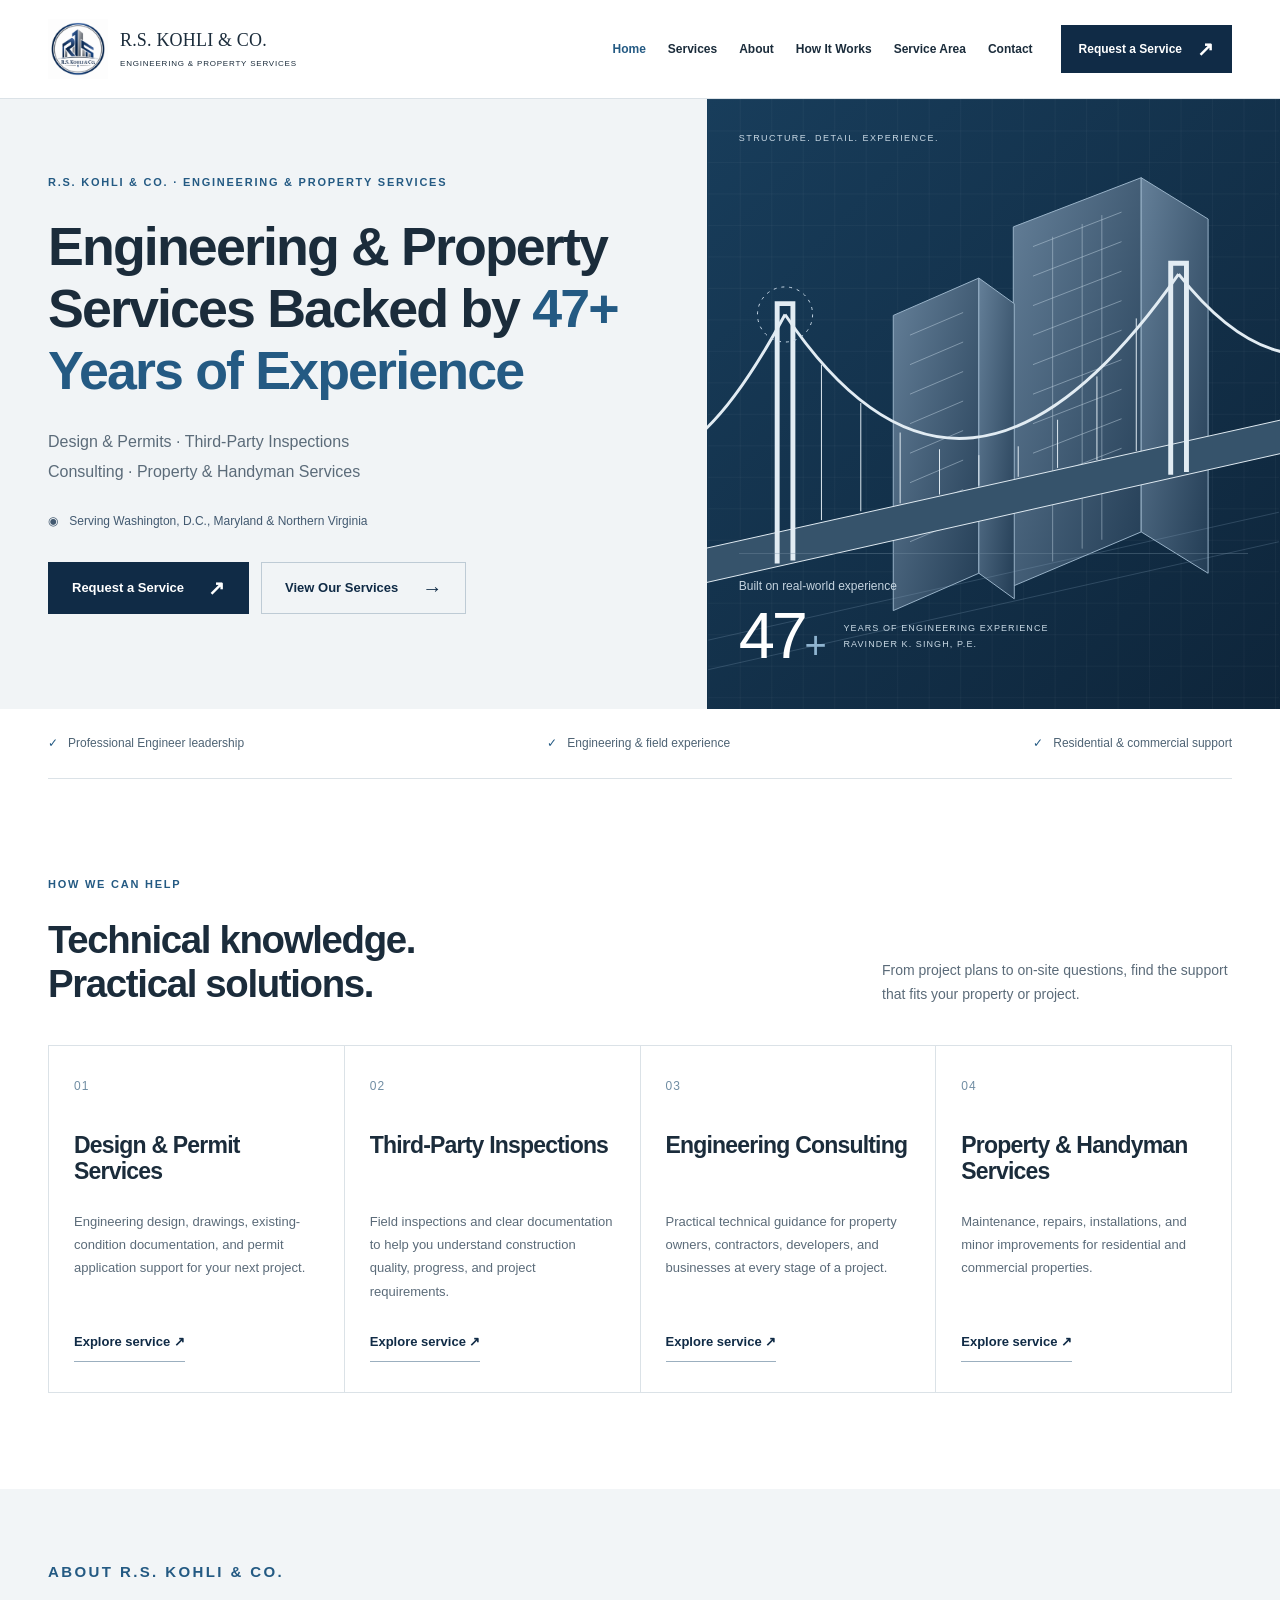
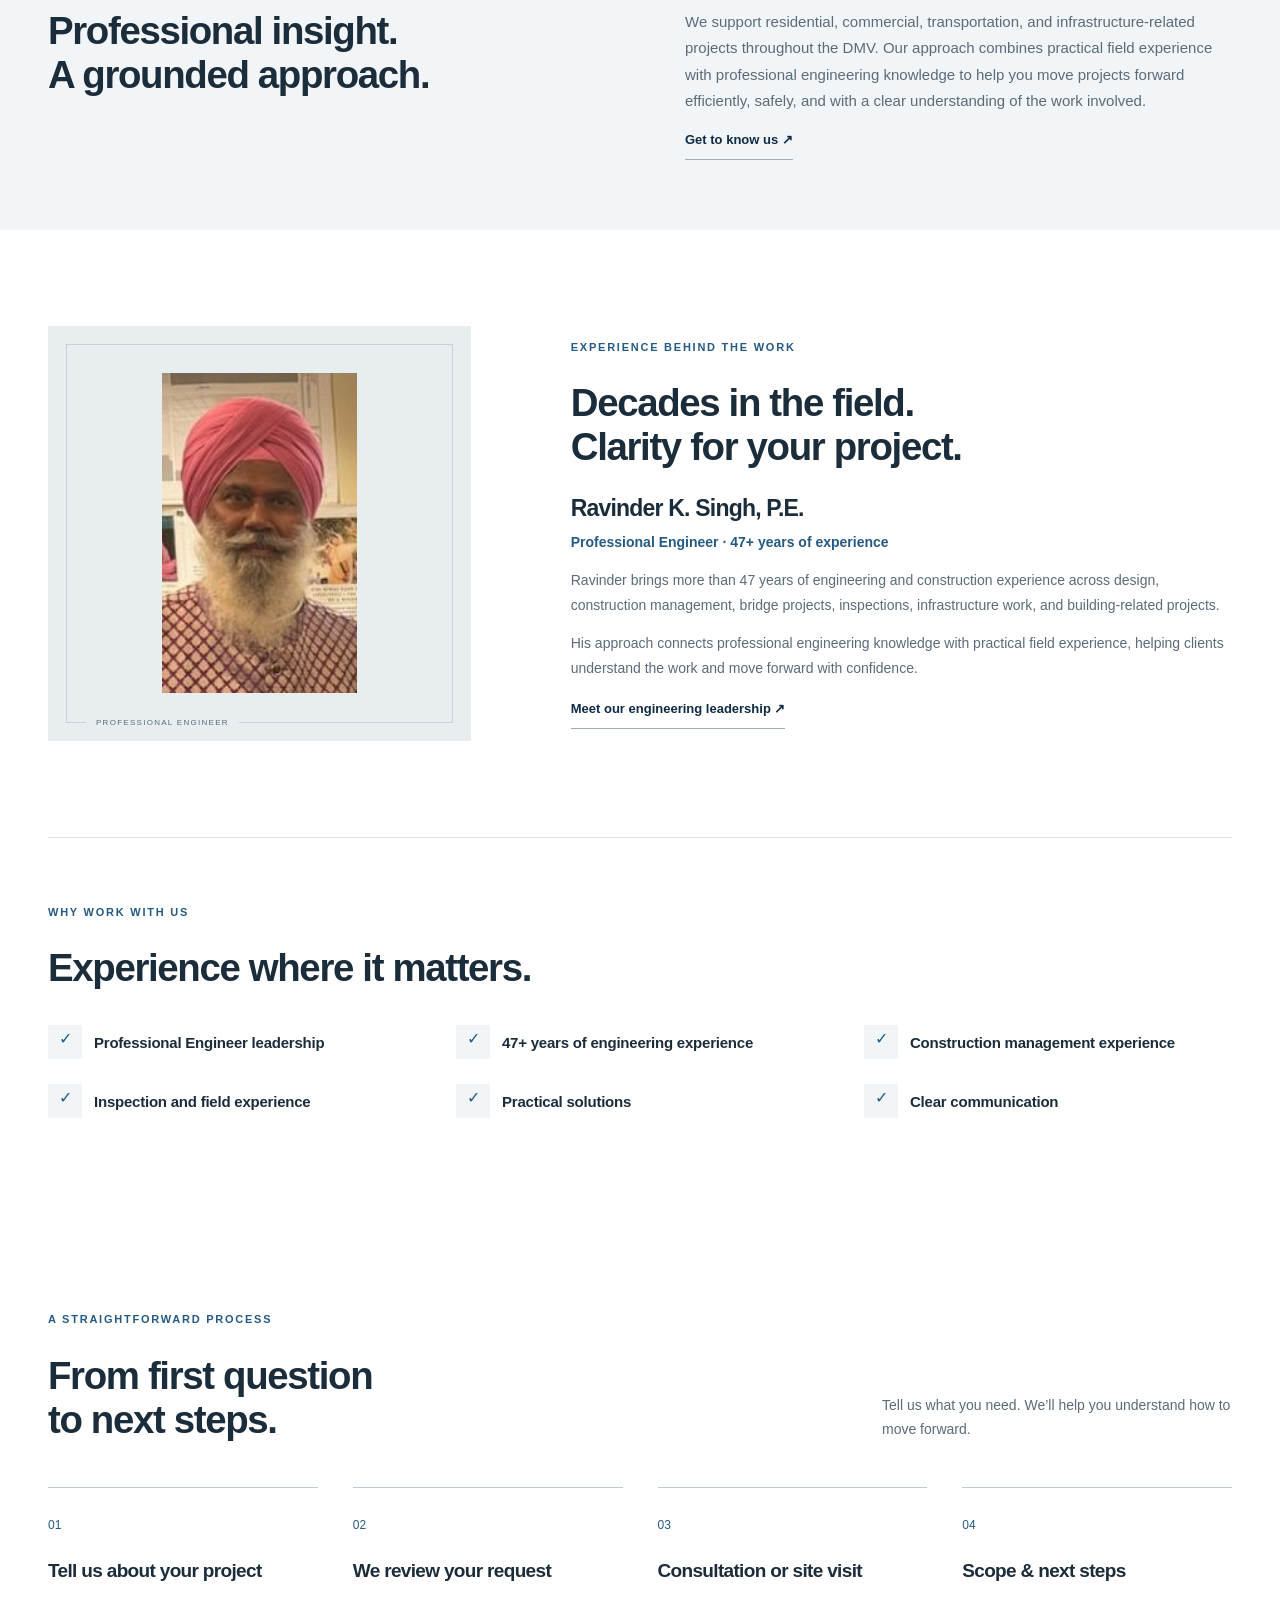
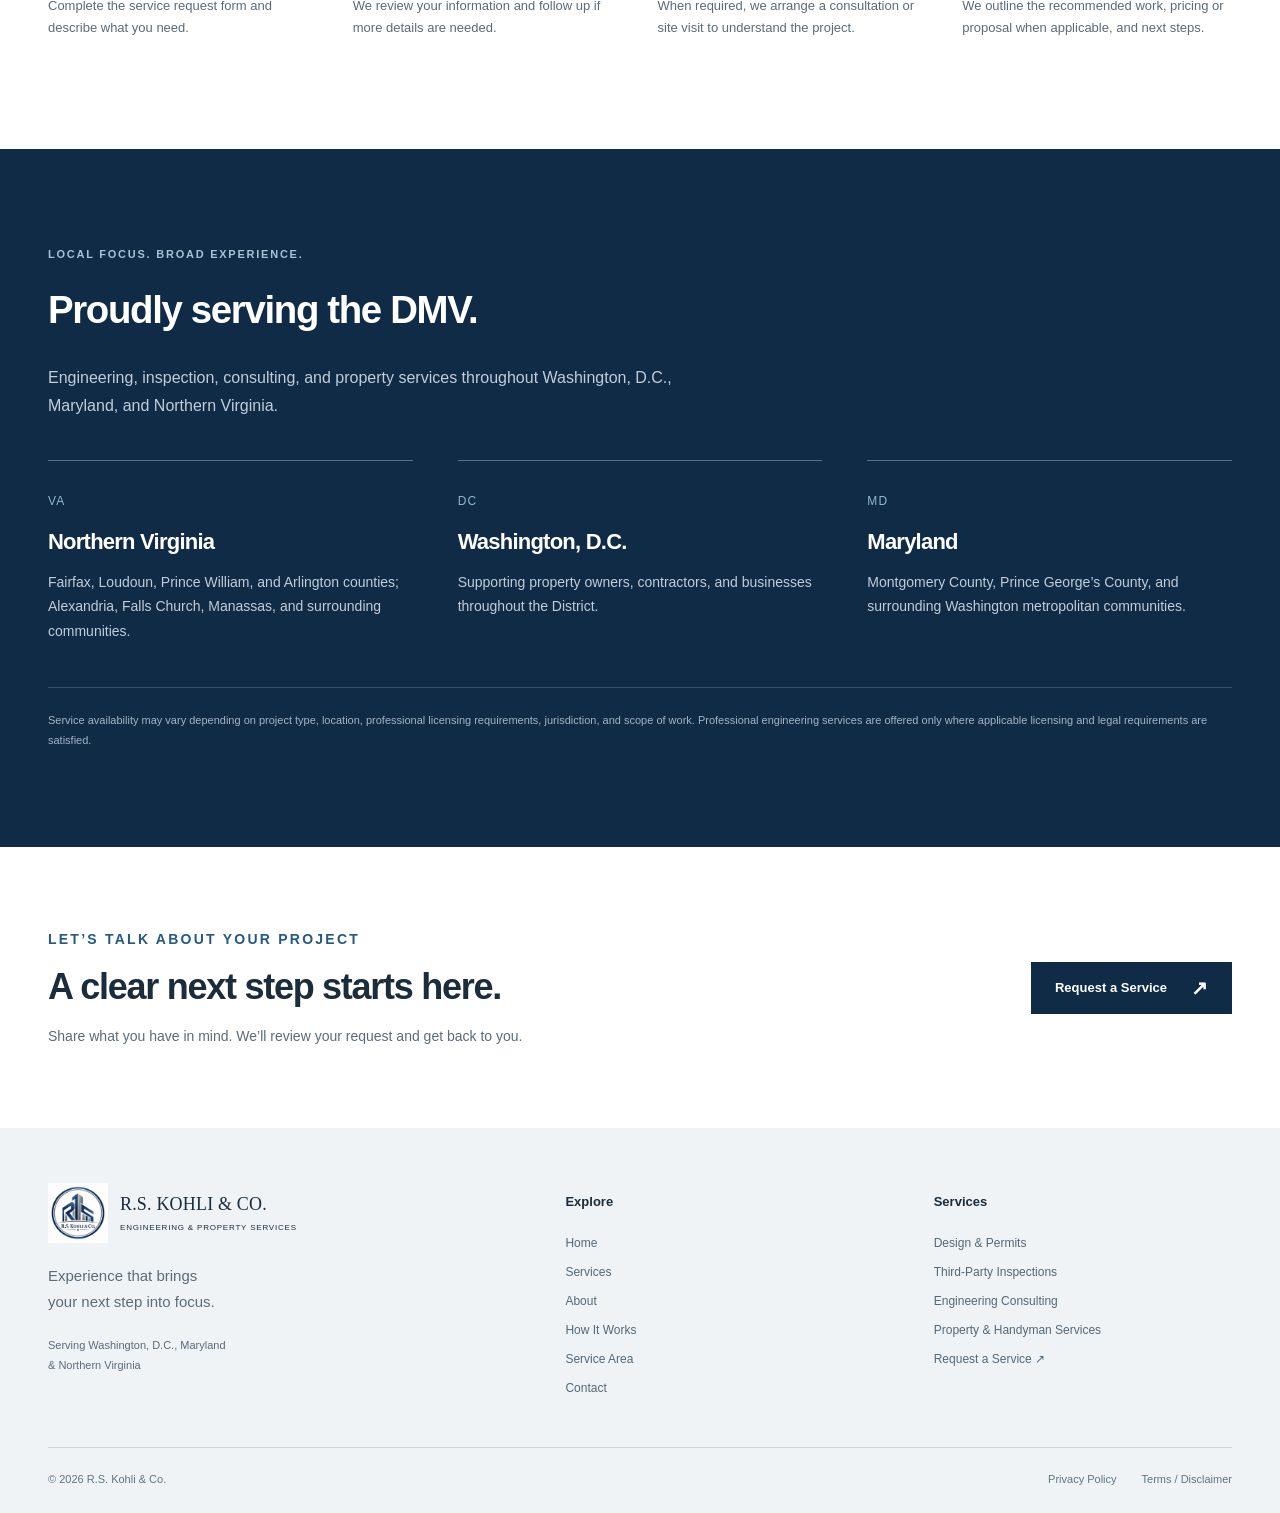
<file: rs-kohli-cloudflare/index.html>
<!doctype html><html lang="en"><head><meta charset="utf-8"><meta name="viewport" content="width=device-width,initial-scale=1"><title>Engineering & Property Services in the DMV | R.S. Kohli & Co.</title><meta name="description" content="Engineering, inspections, design and permit support, consulting, and property services for the DMV, led by Ravinder K. Singh, P.E., with 47+ years of experience."><meta name="theme-color" content="#102b46"><meta property="og:title" content="Engineering & Property Services in the DMV | R.S. Kohli & Co."><meta property="og:description" content="Engineering, inspections, design and permit support, consulting, and property services for the DMV, led by Ravinder K. Singh, P.E., with 47+ years of experience."><meta property="og:type" content="website"><link rel="icon" href="assets/logo.png"><link rel="stylesheet" href="styles.css"><script src="config.js" defer></script><script src="script.js" defer></script></head><body><a class="skip" href="#main">Skip to content</a><header><div class="nav-wrap wrap"><a class="brand" href="index.html" aria-label="R.S. Kohli & Co. home"><img src="assets/logo.png" alt="" width="64" height="64"><span>R.S. KOHLI & CO.<small>ENGINEERING & PROPERTY SERVICES</small></span></a><button class="menu-toggle" aria-controls="navigation" aria-expanded="false" aria-label="Open navigation">☰</button><nav id="navigation" aria-label="Main navigation"><a aria-current="page" href="index.html">Home</a><a  href="services.html">Services</a><a  href="about.html">About</a><a  href="index.html#how-it-works">How It Works</a><a  href="index.html#service-area">Service Area</a><a  href="contact.html">Contact</a></nav><a class="button nav-cta" href="contact.html">Request a Service <span aria-hidden="true">↗</span></a></div></header><main id="main"><section class="hero"><div class="wrap hero-grid"><div class="hero-copy"><p class="eyebrow">R.S. Kohli & Co. · Engineering & Property Services</p><h1>Engineering & Property Services Backed by <em>47+ Years of Experience</em></h1><p class="hero-sub">Design & Permits · Third-Party Inspections<br>Consulting · Property & Handyman Services</p><p class="location"><span aria-hidden="true">◉</span> Serving Washington, D.C., Maryland & Northern Virginia</p><div class="actions"><a class="button" href="contact.html">Request a Service <span aria-hidden="true">↗</span></a><a class="button secondary" href="services.html">View Our Services <span aria-hidden="true">→</span></a></div></div><div class="hero-art" role="img" aria-label="Architectural illustration of bridge infrastructure and buildings"><div class="art-label">STRUCTURE. DETAIL. EXPERIENCE.</div><svg viewBox="0 0 580 620" aria-hidden="true"><defs><pattern id="grid" width="32" height="32" patternUnits="userSpaceOnUse"><path d="M32 0H0V32" fill="none" stroke="#ffffff" stroke-opacity=".06"/></pattern><linearGradient id="b" x2="1" y2="1"><stop stop-color="#647f98"/><stop offset="1" stop-color="#233d55"/></linearGradient></defs><path fill="url(#grid)" d="M0 0h580v620H0z"/><g fill="url(#b)" stroke="#9bb4c9" stroke-width="1"><path d="M310 130 440 80v360l-130 55z"/><path d="m440 80 68 42v360l-68-42z"/><path d="m188 220 87-38v300l-87 38z"/><path d="m275 182 36 26v300l-36-26z"/></g><g fill="none" stroke="#bed0df" stroke-opacity=".5"><path d="m330 150 90-35m-90 65 90-35m-90 65 90-35m-90 65 90-35m-90 65 90-35m-90 65 90-35m-90 65 90-35m-90 65 90-35m-90 65 90-35M350 140v330m30-343v330m20-339v330M205 240l54-23m-54 53 54-23m-54 53 54-23m-54 53 54-23m-54 53 54-23m-54 53 54-23m-54 53 54-23m-54 53 54-23"/></g><g fill="none" stroke="#e2ecf3"><path d="m-40 465 650-145v34L-40 500z" fill="#36536b"/><path d="M70 472V208h16v261M470 382V167h16v212" stroke-width="5"/><path d="M78 219Q260 490 478 178M78 219Q10 345-40 359M478 178q55 70 110 80" stroke-width="3"/><path d="M115 270v158m40-119v110m40-80v72m40-55v46m40-40v31m40-40v31m40-58v49m40-93v85m40-144v135"/></g><path d="m0 550 580-130M0 580l580-130" stroke="#8ba9c1" stroke-opacity=".25"/><circle cx="78" cy="219" r="28" fill="none" stroke="#c8d9e7" stroke-dasharray="3 5"/></svg><div class="art-caption"><span>Built on real-world experience</span><strong>47<span>+</span></strong><small>YEARS OF ENGINEERING EXPERIENCE<br>RAVINDER K. SINGH, P.E.</small></div></div></div></section><div class="trust-strip wrap"><span>Professional Engineer leadership</span><span>Engineering & field experience</span><span>Residential & commercial support</span></div><section class="wrap section"><div class="section-head"><div><p class="eyebrow">How we can help</p><h2>Technical knowledge.<br>Practical solutions.</h2></div><p>From project plans to on-site questions, find the support that fits your property or project.</p></div><div class="service-grid"><article class="service-card"><span class="number">01</span><h3>Design & Permit Services</h3><p>Engineering design, drawings, existing-condition documentation, and permit application support for your next project.</p><a class="text-link" href="services.html#service-01">Explore service <span aria-hidden="true">↗</span></a></article><article class="service-card"><span class="number">02</span><h3>Third-Party Inspections</h3><p>Field inspections and clear documentation to help you understand construction quality, progress, and project requirements.</p><a class="text-link" href="services.html#service-02">Explore service <span aria-hidden="true">↗</span></a></article><article class="service-card"><span class="number">03</span><h3>Engineering Consulting</h3><p>Practical technical guidance for property owners, contractors, developers, and businesses at every stage of a project.</p><a class="text-link" href="services.html#service-03">Explore service <span aria-hidden="true">↗</span></a></article><article class="service-card"><span class="number">04</span><h3>Property & Handyman Services</h3><p>Maintenance, repairs, installations, and minor improvements for residential and commercial properties.</p><a class="text-link" href="services.html#service-04">Explore service <span aria-hidden="true">↗</span></a></article></div></section><section class="about-strip"><div class="wrap"><p class="eyebrow">About R.S. Kohli & Co.</p><h2>Professional insight.<br>A grounded approach.</h2><p>We support residential, commercial, transportation, and infrastructure-related projects throughout the DMV. Our approach combines practical field experience with professional engineering knowledge to help you move projects forward efficiently, safely, and with a clear understanding of the work involved.</p><a class="text-link" href="about.html">Get to know us ↗</a></div></section><section class="profile wrap"><div class="portrait"><img src="assets/ravinder-singh.jpeg" alt="Ravinder K. Singh, P.E." width="155" height="255" loading="lazy"><span>PROFESSIONAL ENGINEER</span></div><div><p class="eyebrow">Experience behind the work</p><h2>Decades in the field.<br>Clarity for your project.</h2><h3>Ravinder K. Singh, P.E.</h3><p class="profile-role">Professional Engineer · 47+ years of experience</p><p>Ravinder brings more than 47 years of engineering and construction experience across design, construction management, bridge projects, inspections, infrastructure work, and building-related projects.</p><p>His approach connects professional engineering knowledge with practical field experience, helping clients understand the work and move forward with confidence.</p><a class="text-link" href="about.html">Meet our engineering leadership ↗</a></div></section><section class="benefits wrap section"><p class="eyebrow">Why work with us</p><h2>Experience where it matters.</h2><div class="benefit-grid"><div><span aria-hidden="true">✓</span><h3>Professional Engineer leadership</h3></div><div><span aria-hidden="true">✓</span><h3>47+ years of engineering experience</h3></div><div><span aria-hidden="true">✓</span><h3>Construction management experience</h3></div><div><span aria-hidden="true">✓</span><h3>Inspection and field experience</h3></div><div><span aria-hidden="true">✓</span><h3>Practical solutions</h3></div><div><span aria-hidden="true">✓</span><h3>Clear communication</h3></div></div></section><section class="wrap section" id="how-it-works"><div class="section-head"><div><p class="eyebrow">A straightforward process</p><h2>From first question<br>to next steps.</h2></div><p>Tell us what you need. We’ll help you understand how to move forward.</p></div><div class="steps"><article><span>01</span><h3>Tell us about your project</h3><p>Complete the service request form and describe what you need.</p></article><article><span>02</span><h3>We review your request</h3><p>We review your information and follow up if more details are needed.</p></article><article><span>03</span><h3>Consultation or site visit</h3><p>When required, we arrange a consultation or site visit to understand the project.</p></article><article><span>04</span><h3>Scope & next steps</h3><p>We outline the recommended work, pricing or proposal when applicable, and next steps.</p></article></div></section><section class="area" id="service-area"><div class="wrap section"><p class="eyebrow">Local focus. Broad experience.</p><h2>Proudly serving the DMV.</h2><p class="area-description">Engineering, inspection, consulting, and property services throughout Washington, D.C., Maryland, and Northern Virginia.</p><div class="area-grid"><article><span>VA</span><h3>Northern Virginia</h3><p>Fairfax, Loudoun, Prince William, and Arlington counties; Alexandria, Falls Church, Manassas, and surrounding communities.</p></article><article><span>DC</span><h3>Washington, D.C.</h3><p>Supporting property owners, contractors, and businesses throughout the District.</p></article><article><span>MD</span><h3>Maryland</h3><p>Montgomery County, Prince George’s County, and surrounding Washington metropolitan communities.</p></article></div><p class="disclaimer">Service availability may vary depending on project type, location, professional licensing requirements, jurisdiction, and scope of work. Professional engineering services are offered only where applicable licensing and legal requirements are satisfied.</p></div></section><section class="request-banner wrap"><div><p class="eyebrow">Let’s talk about your project</p><h2>A clear next step starts here.</h2><p>Share what you have in mind. We’ll review your request and get back to you.</p></div><a class="button" href="contact.html">Request a Service <span aria-hidden="true">↗</span></a></section></main><footer><div class="wrap footer-grid"><div><a class="brand" href="index.html"><img src="assets/logo.png" alt="R.S. Kohli & Co. logo" width="64" height="64"><span>R.S. KOHLI & CO.<small>ENGINEERING & PROPERTY SERVICES</small></span></a><p>Experience that brings<br>your next step into focus.</p><p class="small">Serving Washington, D.C., Maryland<br>& Northern Virginia</p></div><div><h2>Explore</h2><a aria-current="page" href="index.html">Home</a><a  href="services.html">Services</a><a  href="about.html">About</a><a  href="index.html#how-it-works">How It Works</a><a  href="index.html#service-area">Service Area</a><a  href="contact.html">Contact</a></div><div><h2>Services</h2><a href="services.html#service-01">Design & Permits</a><a href="services.html#service-02">Third-Party Inspections</a><a href="services.html#service-03">Engineering Consulting</a><a href="services.html#service-04">Property & Handyman Services</a><a href="contact.html">Request a Service ↗</a></div></div><div class="wrap footer-bottom"><span>© <span id="year">2026</span> R.S. Kohli & Co.</span><div><a href="privacy.html">Privacy Policy</a><a href="terms.html">Terms / Disclaimer</a></div></div></footer></body></html>
</file>
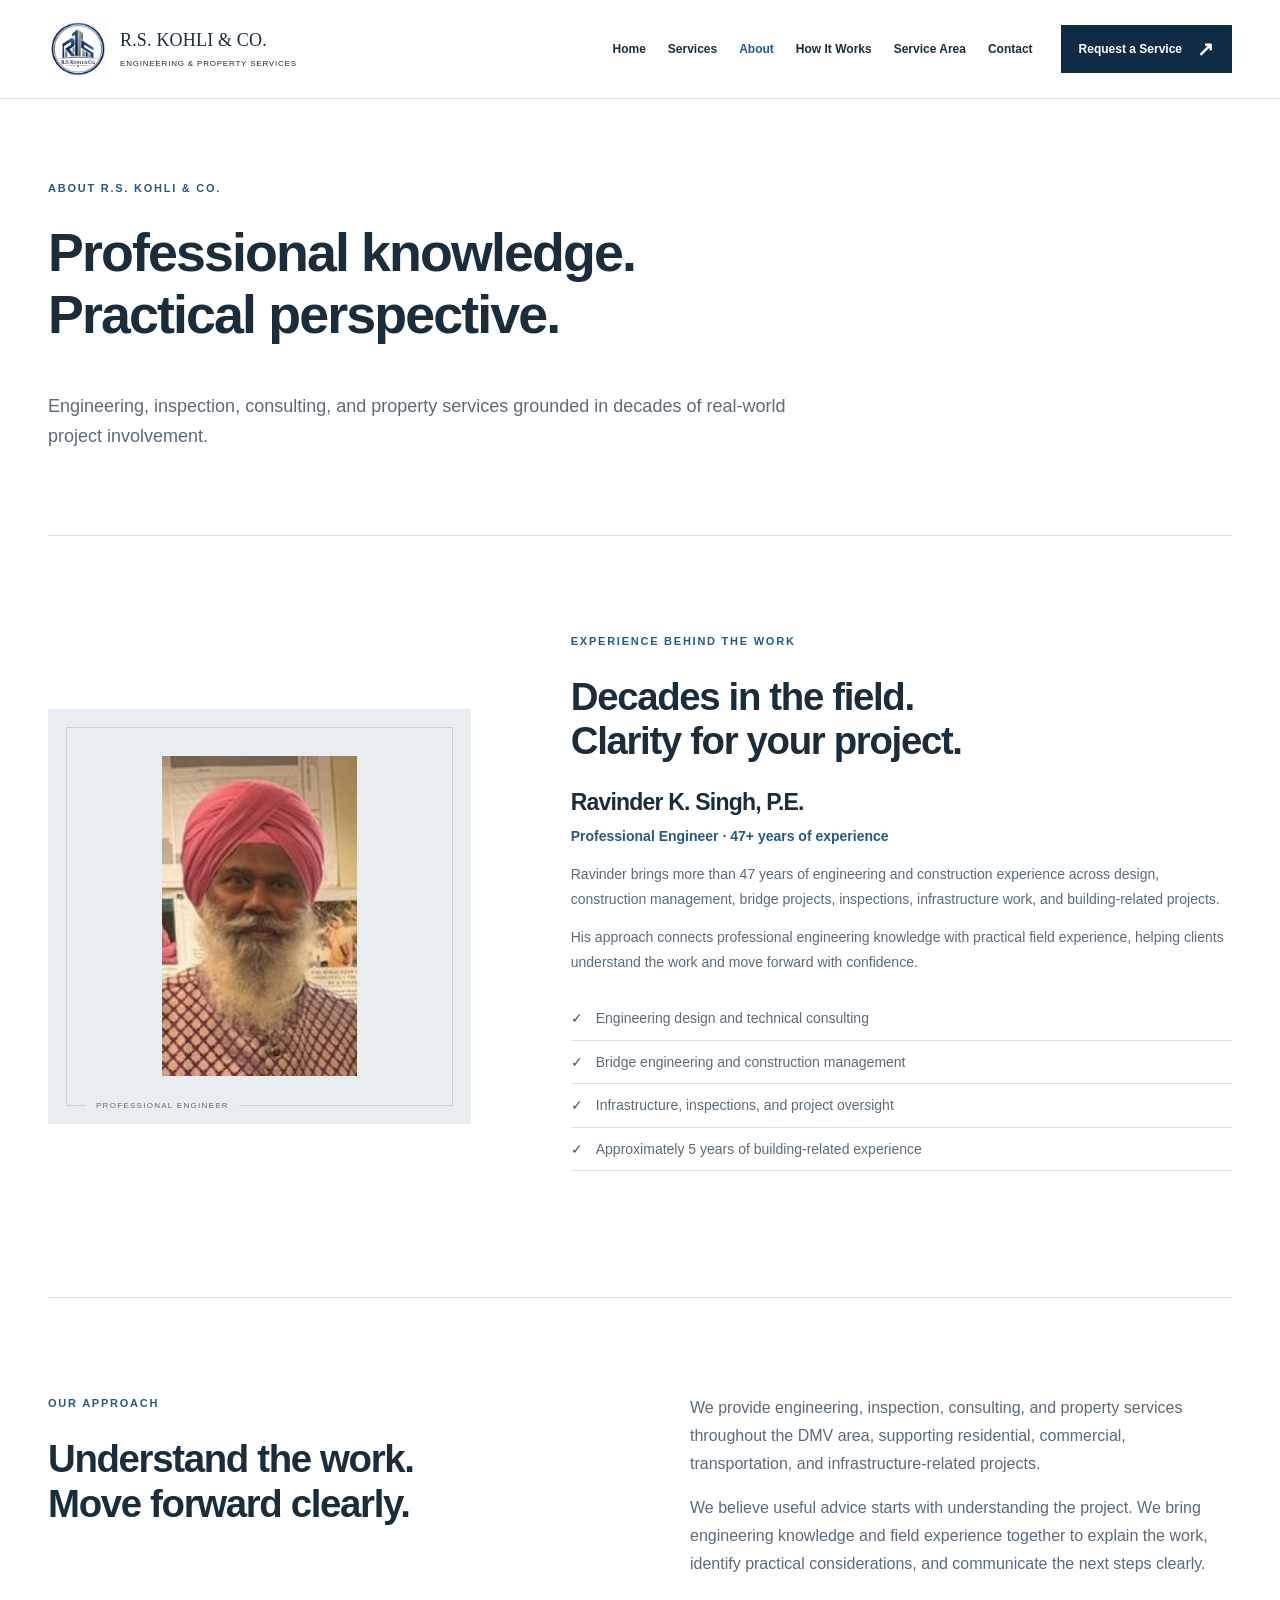
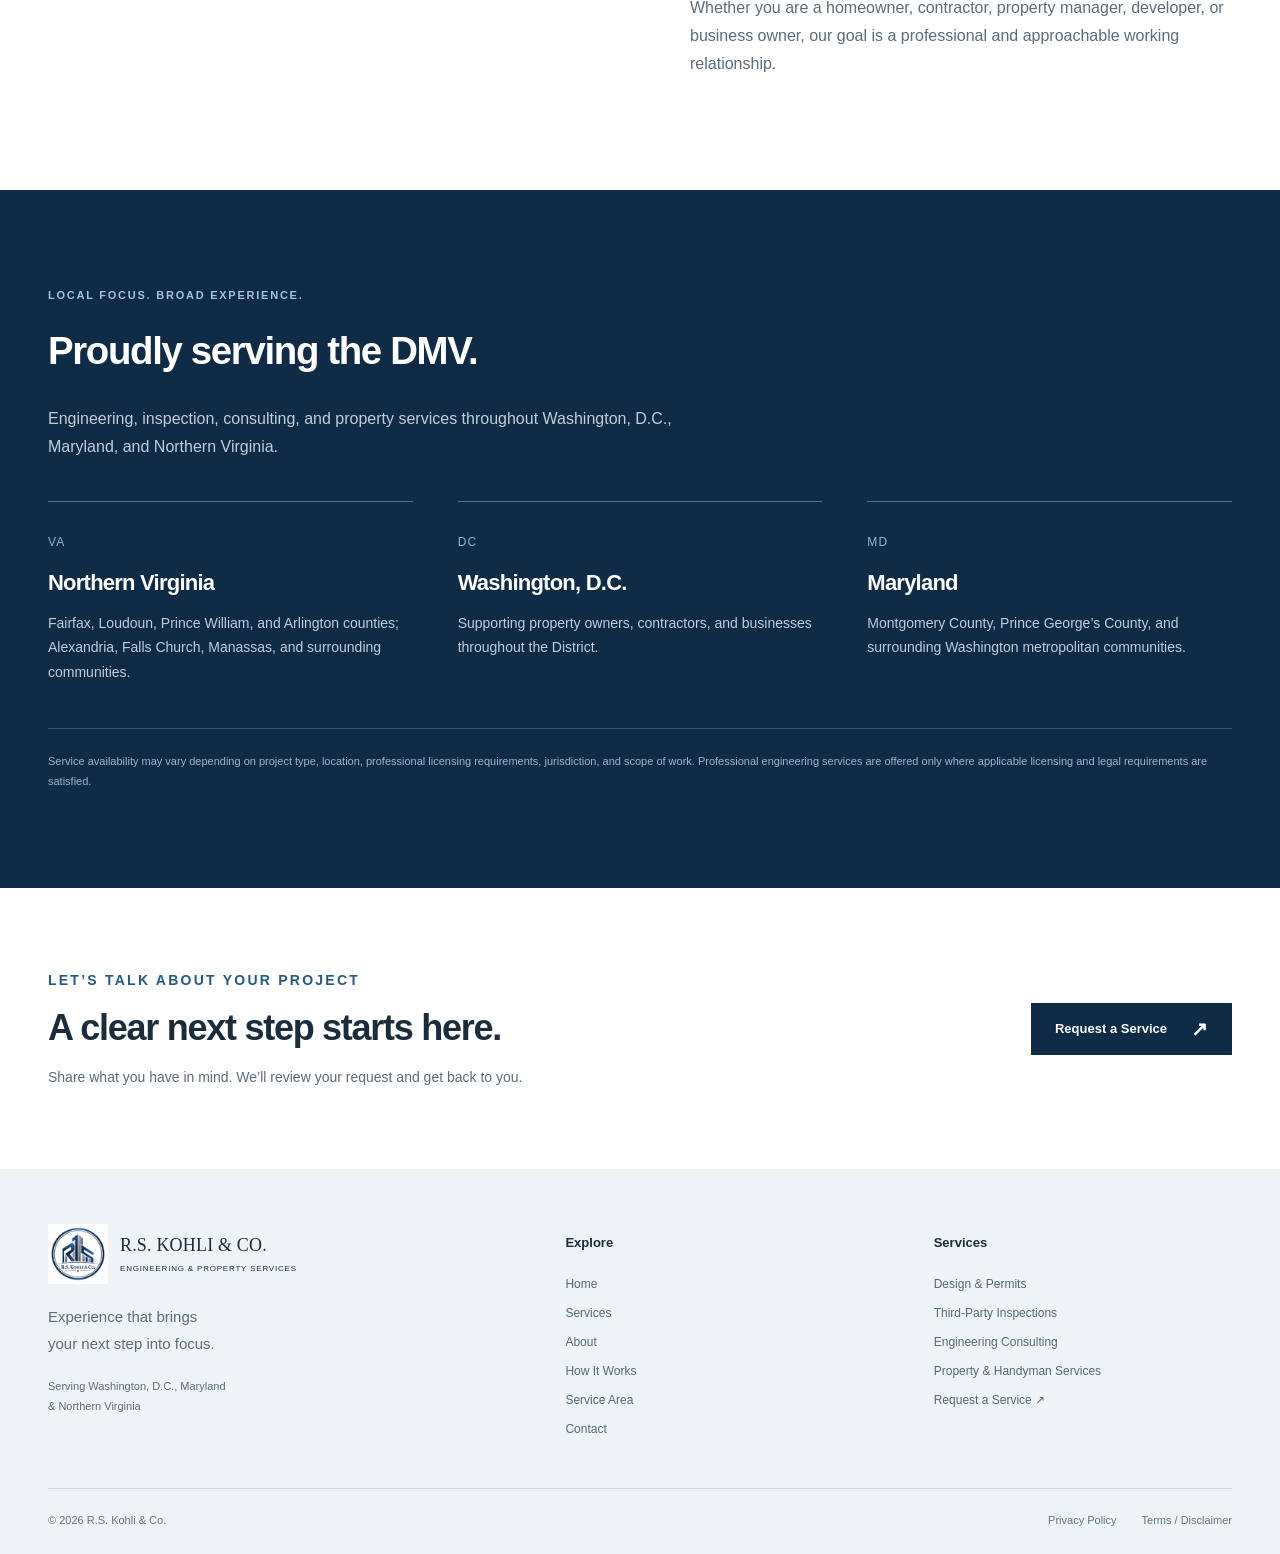
<file: rs-kohli-cloudflare/about.html>
<!doctype html><html lang="en"><head><meta charset="utf-8"><meta name="viewport" content="width=device-width,initial-scale=1"><title>About Ravinder K. Singh, P.E. | R.S. Kohli & Co.</title><meta name="description" content="Meet Ravinder K. Singh, P.E., bringing 47+ years of engineering, construction management, bridge, inspection, and infrastructure experience."><meta name="theme-color" content="#102b46"><meta property="og:title" content="About Ravinder K. Singh, P.E. | R.S. Kohli & Co."><meta property="og:description" content="Meet Ravinder K. Singh, P.E., bringing 47+ years of engineering, construction management, bridge, inspection, and infrastructure experience."><meta property="og:type" content="website"><link rel="icon" href="assets/logo.png"><link rel="stylesheet" href="styles.css"><script src="config.js" defer></script><script src="script.js" defer></script></head><body><a class="skip" href="#main">Skip to content</a><header><div class="nav-wrap wrap"><a class="brand" href="index.html" aria-label="R.S. Kohli & Co. home"><img src="assets/logo.png" alt="" width="64" height="64"><span>R.S. KOHLI & CO.<small>ENGINEERING & PROPERTY SERVICES</small></span></a><button class="menu-toggle" aria-controls="navigation" aria-expanded="false" aria-label="Open navigation">☰</button><nav id="navigation" aria-label="Main navigation"><a  href="index.html">Home</a><a  href="services.html">Services</a><a aria-current="page" href="about.html">About</a><a  href="index.html#how-it-works">How It Works</a><a  href="index.html#service-area">Service Area</a><a  href="contact.html">Contact</a></nav><a class="button nav-cta" href="contact.html">Request a Service <span aria-hidden="true">↗</span></a></div></header><main id="main"><section class="page-intro wrap"><p class="eyebrow">About R.S. Kohli & Co.</p><h1>Professional knowledge.<br>Practical perspective.</h1><p class="lead">Engineering, inspection, consulting, and property services grounded in decades of real-world project involvement.</p></section><section class="profile wrap"><div class="portrait"><img src="assets/ravinder-singh.jpeg" alt="Ravinder K. Singh, P.E." width="155" height="255" loading="lazy"><span>PROFESSIONAL ENGINEER</span></div><div><p class="eyebrow">Experience behind the work</p><h2>Decades in the field.<br>Clarity for your project.</h2><h3>Ravinder K. Singh, P.E.</h3><p class="profile-role">Professional Engineer · 47+ years of experience</p><p>Ravinder brings more than 47 years of engineering and construction experience across design, construction management, bridge projects, inspections, infrastructure work, and building-related projects.</p><p>His approach connects professional engineering knowledge with practical field experience, helping clients understand the work and move forward with confidence.</p><ul class="checks"><li>Engineering design and technical consulting</li><li>Bridge engineering and construction management</li><li>Infrastructure, inspections, and project oversight</li><li>Approximately 5 years of building-related experience</li></ul></div></section><section class="wrap section philosophy"><div><p class="eyebrow">Our approach</p><h2>Understand the work.<br>Move forward clearly.</h2></div><div><p>We provide engineering, inspection, consulting, and property services throughout the DMV area, supporting residential, commercial, transportation, and infrastructure-related projects.</p><p>We believe useful advice starts with understanding the project. We bring engineering knowledge and field experience together to explain the work, identify practical considerations, and communicate the next steps clearly.</p><p>Whether you are a homeowner, contractor, property manager, developer, or business owner, our goal is a professional and approachable working relationship.</p></div></section><section class="area" id="service-area"><div class="wrap section"><p class="eyebrow">Local focus. Broad experience.</p><h2>Proudly serving the DMV.</h2><p class="area-description">Engineering, inspection, consulting, and property services throughout Washington, D.C., Maryland, and Northern Virginia.</p><div class="area-grid"><article><span>VA</span><h3>Northern Virginia</h3><p>Fairfax, Loudoun, Prince William, and Arlington counties; Alexandria, Falls Church, Manassas, and surrounding communities.</p></article><article><span>DC</span><h3>Washington, D.C.</h3><p>Supporting property owners, contractors, and businesses throughout the District.</p></article><article><span>MD</span><h3>Maryland</h3><p>Montgomery County, Prince George’s County, and surrounding Washington metropolitan communities.</p></article></div><p class="disclaimer">Service availability may vary depending on project type, location, professional licensing requirements, jurisdiction, and scope of work. Professional engineering services are offered only where applicable licensing and legal requirements are satisfied.</p></div></section><section class="request-banner wrap"><div><p class="eyebrow">Let’s talk about your project</p><h2>A clear next step starts here.</h2><p>Share what you have in mind. We’ll review your request and get back to you.</p></div><a class="button" href="contact.html">Request a Service <span aria-hidden="true">↗</span></a></section></main><footer><div class="wrap footer-grid"><div><a class="brand" href="index.html"><img src="assets/logo.png" alt="R.S. Kohli & Co. logo" width="64" height="64"><span>R.S. KOHLI & CO.<small>ENGINEERING & PROPERTY SERVICES</small></span></a><p>Experience that brings<br>your next step into focus.</p><p class="small">Serving Washington, D.C., Maryland<br>& Northern Virginia</p></div><div><h2>Explore</h2><a  href="index.html">Home</a><a  href="services.html">Services</a><a aria-current="page" href="about.html">About</a><a  href="index.html#how-it-works">How It Works</a><a  href="index.html#service-area">Service Area</a><a  href="contact.html">Contact</a></div><div><h2>Services</h2><a href="services.html#service-01">Design & Permits</a><a href="services.html#service-02">Third-Party Inspections</a><a href="services.html#service-03">Engineering Consulting</a><a href="services.html#service-04">Property & Handyman Services</a><a href="contact.html">Request a Service ↗</a></div></div><div class="wrap footer-bottom"><span>© <span id="year">2026</span> R.S. Kohli & Co.</span><div><a href="privacy.html">Privacy Policy</a><a href="terms.html">Terms / Disclaimer</a></div></div></footer></body></html>
</file>
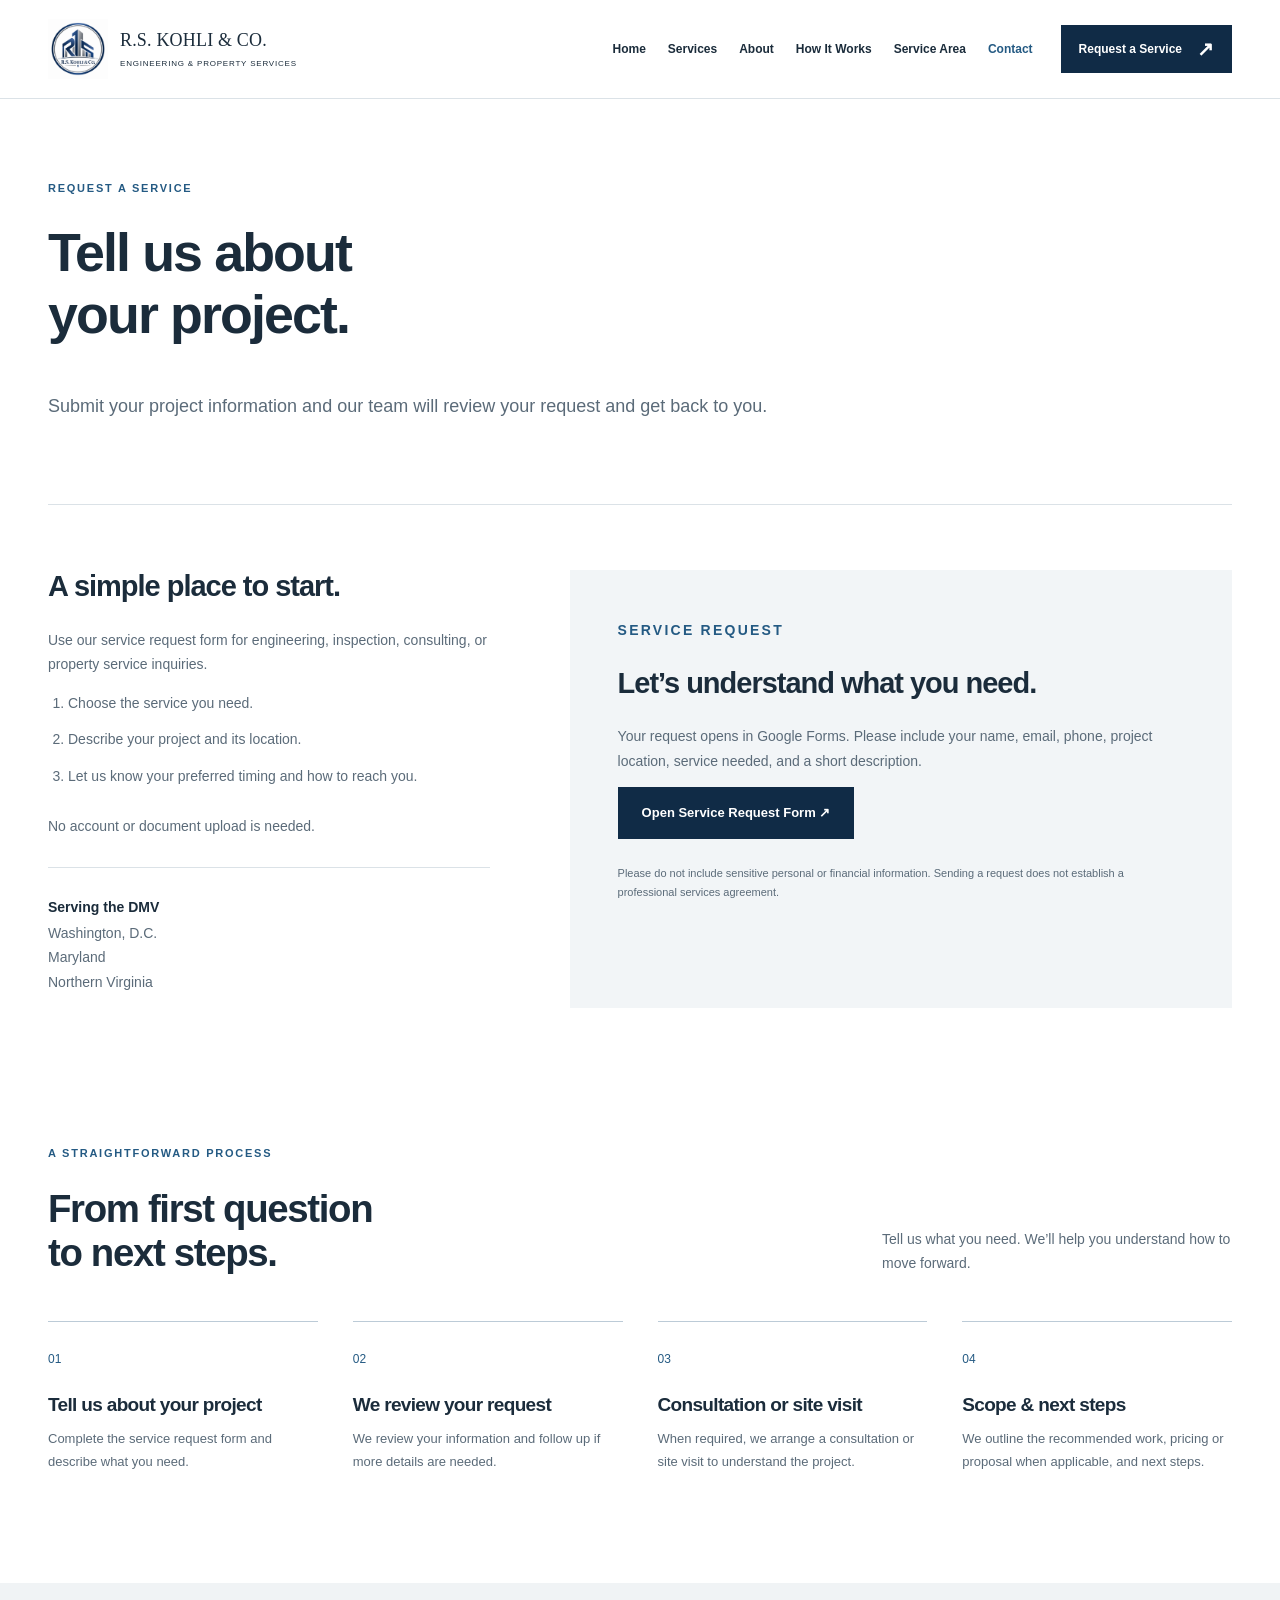
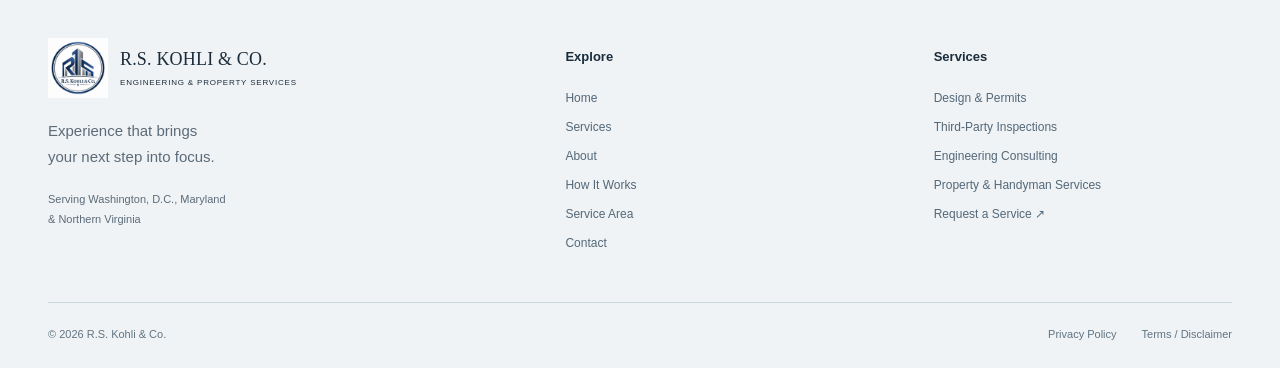
<file: rs-kohli-cloudflare/contact.html>
<!doctype html><html lang="en"><head><meta charset="utf-8"><meta name="viewport" content="width=device-width,initial-scale=1"><title>Request a Service | R.S. Kohli & Co.</title><meta name="description" content="Tell R.S. Kohli & Co. about your engineering, inspection, consulting, or property project in Washington, D.C., Maryland, or Northern Virginia."><meta name="theme-color" content="#102b46"><meta property="og:title" content="Request a Service | R.S. Kohli & Co."><meta property="og:description" content="Tell R.S. Kohli & Co. about your engineering, inspection, consulting, or property project in Washington, D.C., Maryland, or Northern Virginia."><meta property="og:type" content="website"><link rel="icon" href="assets/logo.png"><link rel="stylesheet" href="styles.css"><script src="config.js" defer></script><script src="script.js" defer></script></head><body><a class="skip" href="#main">Skip to content</a><header><div class="nav-wrap wrap"><a class="brand" href="index.html" aria-label="R.S. Kohli & Co. home"><img src="assets/logo.png" alt="" width="64" height="64"><span>R.S. KOHLI & CO.<small>ENGINEERING & PROPERTY SERVICES</small></span></a><button class="menu-toggle" aria-controls="navigation" aria-expanded="false" aria-label="Open navigation">☰</button><nav id="navigation" aria-label="Main navigation"><a  href="index.html">Home</a><a  href="services.html">Services</a><a  href="about.html">About</a><a  href="index.html#how-it-works">How It Works</a><a  href="index.html#service-area">Service Area</a><a aria-current="page" href="contact.html">Contact</a></nav><a class="button nav-cta" href="contact.html">Request a Service <span aria-hidden="true">↗</span></a></div></header><main id="main"><section class="page-intro wrap"><p class="eyebrow">Request a service</p><h1>Tell us about<br>your project.</h1><p class="lead">Submit your project information and our team will review your request and get back to you.</p></section><section class="wrap contact-layout"><aside><h2>A simple place to start.</h2><p>Use our service request form for engineering, inspection, consulting, or property service inquiries.</p><ol><li>Choose the service you need.</li><li>Describe your project and its location.</li><li>Let us know your preferred timing and how to reach you.</li></ol><p>No account or document upload is needed.</p><div class="contact-note"><strong>Serving the DMV</strong><p>Washington, D.C.<br>Maryland<br>Northern Virginia</p></div></aside><div class="form-panel" id="request-form"><p class="eyebrow">Service request</p><h2>Let’s understand what you need.</h2><p>Your request opens in Google Forms. Please include your name, email, phone, project location, service needed, and a short description.</p><div id="form-action"></div><p class="small">Please do not include sensitive personal or financial information. Sending a request does not establish a professional services agreement.</p></div></section><section class="wrap section" id="how-it-works"><div class="section-head"><div><p class="eyebrow">A straightforward process</p><h2>From first question<br>to next steps.</h2></div><p>Tell us what you need. We’ll help you understand how to move forward.</p></div><div class="steps"><article><span>01</span><h3>Tell us about your project</h3><p>Complete the service request form and describe what you need.</p></article><article><span>02</span><h3>We review your request</h3><p>We review your information and follow up if more details are needed.</p></article><article><span>03</span><h3>Consultation or site visit</h3><p>When required, we arrange a consultation or site visit to understand the project.</p></article><article><span>04</span><h3>Scope & next steps</h3><p>We outline the recommended work, pricing or proposal when applicable, and next steps.</p></article></div></section></main><footer><div class="wrap footer-grid"><div><a class="brand" href="index.html"><img src="assets/logo.png" alt="R.S. Kohli & Co. logo" width="64" height="64"><span>R.S. KOHLI & CO.<small>ENGINEERING & PROPERTY SERVICES</small></span></a><p>Experience that brings<br>your next step into focus.</p><p class="small">Serving Washington, D.C., Maryland<br>& Northern Virginia</p></div><div><h2>Explore</h2><a  href="index.html">Home</a><a  href="services.html">Services</a><a  href="about.html">About</a><a  href="index.html#how-it-works">How It Works</a><a  href="index.html#service-area">Service Area</a><a aria-current="page" href="contact.html">Contact</a></div><div><h2>Services</h2><a href="services.html#service-01">Design & Permits</a><a href="services.html#service-02">Third-Party Inspections</a><a href="services.html#service-03">Engineering Consulting</a><a href="services.html#service-04">Property & Handyman Services</a><a href="contact.html">Request a Service ↗</a></div></div><div class="wrap footer-bottom"><span>© <span id="year">2026</span> R.S. Kohli & Co.</span><div><a href="privacy.html">Privacy Policy</a><a href="terms.html">Terms / Disclaimer</a></div></div></footer></body></html>
</file>
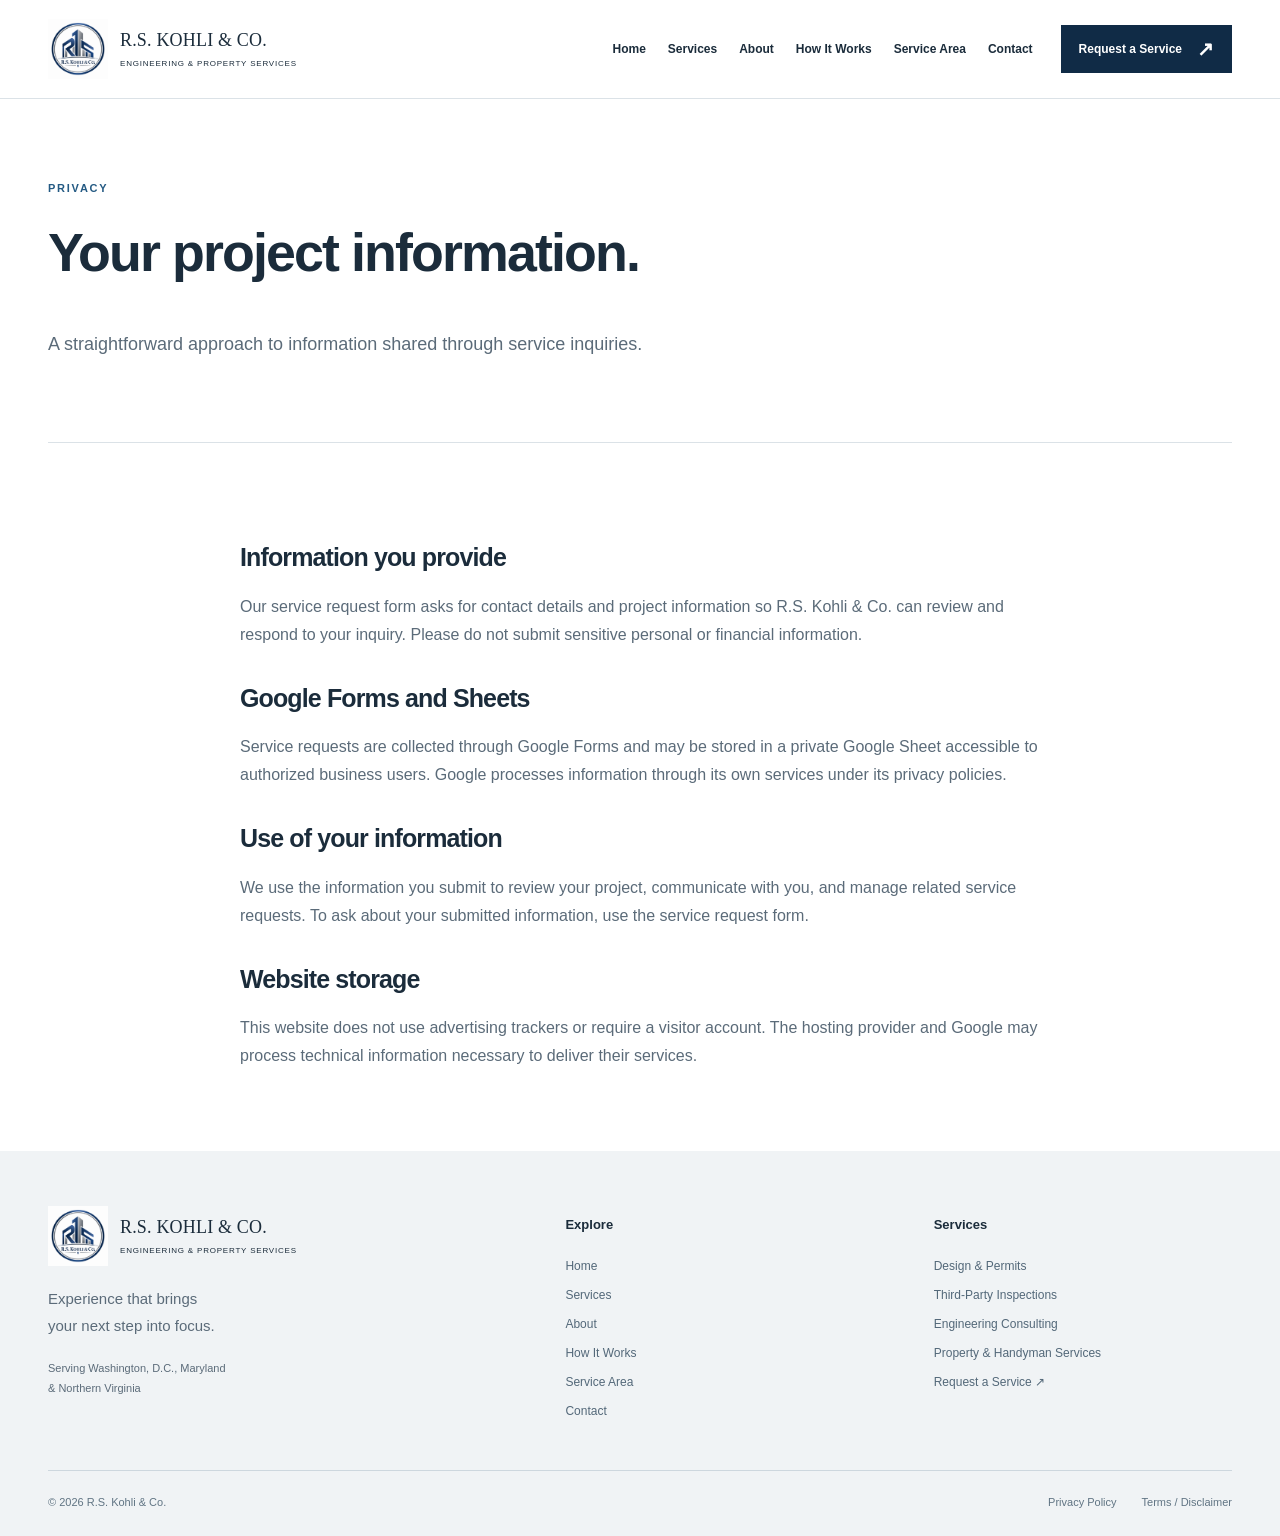
<file: rs-kohli-cloudflare/privacy.html>
<!doctype html><html lang="en"><head><meta charset="utf-8"><meta name="viewport" content="width=device-width,initial-scale=1"><title>Privacy Policy | R.S. Kohli & Co.</title><meta name="description" content="How R.S. Kohli & Co. handles information submitted through service requests."><meta name="theme-color" content="#102b46"><meta property="og:title" content="Privacy Policy | R.S. Kohli & Co."><meta property="og:description" content="How R.S. Kohli & Co. handles information submitted through service requests."><meta property="og:type" content="website"><link rel="icon" href="assets/logo.png"><link rel="stylesheet" href="styles.css"><script src="config.js" defer></script><script src="script.js" defer></script></head><body><a class="skip" href="#main">Skip to content</a><header><div class="nav-wrap wrap"><a class="brand" href="index.html" aria-label="R.S. Kohli & Co. home"><img src="assets/logo.png" alt="" width="64" height="64"><span>R.S. KOHLI & CO.<small>ENGINEERING & PROPERTY SERVICES</small></span></a><button class="menu-toggle" aria-controls="navigation" aria-expanded="false" aria-label="Open navigation">☰</button><nav id="navigation" aria-label="Main navigation"><a  href="index.html">Home</a><a  href="services.html">Services</a><a  href="about.html">About</a><a  href="index.html#how-it-works">How It Works</a><a  href="index.html#service-area">Service Area</a><a  href="contact.html">Contact</a></nav><a class="button nav-cta" href="contact.html">Request a Service <span aria-hidden="true">↗</span></a></div></header><main id="main"><section class="page-intro wrap"><p class="eyebrow">Privacy</p><h1>Your project information.</h1><p class="lead">A straightforward approach to information shared through service inquiries.</p></section><section class="wrap prose"><h2>Information you provide</h2><p>Our service request form asks for contact details and project information so R.S. Kohli & Co. can review and respond to your inquiry. Please do not submit sensitive personal or financial information.</p><h2>Google Forms and Sheets</h2><p>Service requests are collected through Google Forms and may be stored in a private Google Sheet accessible to authorized business users. Google processes information through its own services under its privacy policies.</p><h2>Use of your information</h2><p>We use the information you submit to review your project, communicate with you, and manage related service requests. To ask about your submitted information, use the service request form.</p><h2>Website storage</h2><p>This website does not use advertising trackers or require a visitor account. The hosting provider and Google may process technical information necessary to deliver their services.</p></section></main><footer><div class="wrap footer-grid"><div><a class="brand" href="index.html"><img src="assets/logo.png" alt="R.S. Kohli & Co. logo" width="64" height="64"><span>R.S. KOHLI & CO.<small>ENGINEERING & PROPERTY SERVICES</small></span></a><p>Experience that brings<br>your next step into focus.</p><p class="small">Serving Washington, D.C., Maryland<br>& Northern Virginia</p></div><div><h2>Explore</h2><a  href="index.html">Home</a><a  href="services.html">Services</a><a  href="about.html">About</a><a  href="index.html#how-it-works">How It Works</a><a  href="index.html#service-area">Service Area</a><a  href="contact.html">Contact</a></div><div><h2>Services</h2><a href="services.html#service-01">Design & Permits</a><a href="services.html#service-02">Third-Party Inspections</a><a href="services.html#service-03">Engineering Consulting</a><a href="services.html#service-04">Property & Handyman Services</a><a href="contact.html">Request a Service ↗</a></div></div><div class="wrap footer-bottom"><span>© <span id="year">2026</span> R.S. Kohli & Co.</span><div><a href="privacy.html">Privacy Policy</a><a href="terms.html">Terms / Disclaimer</a></div></div></footer></body></html>
</file>
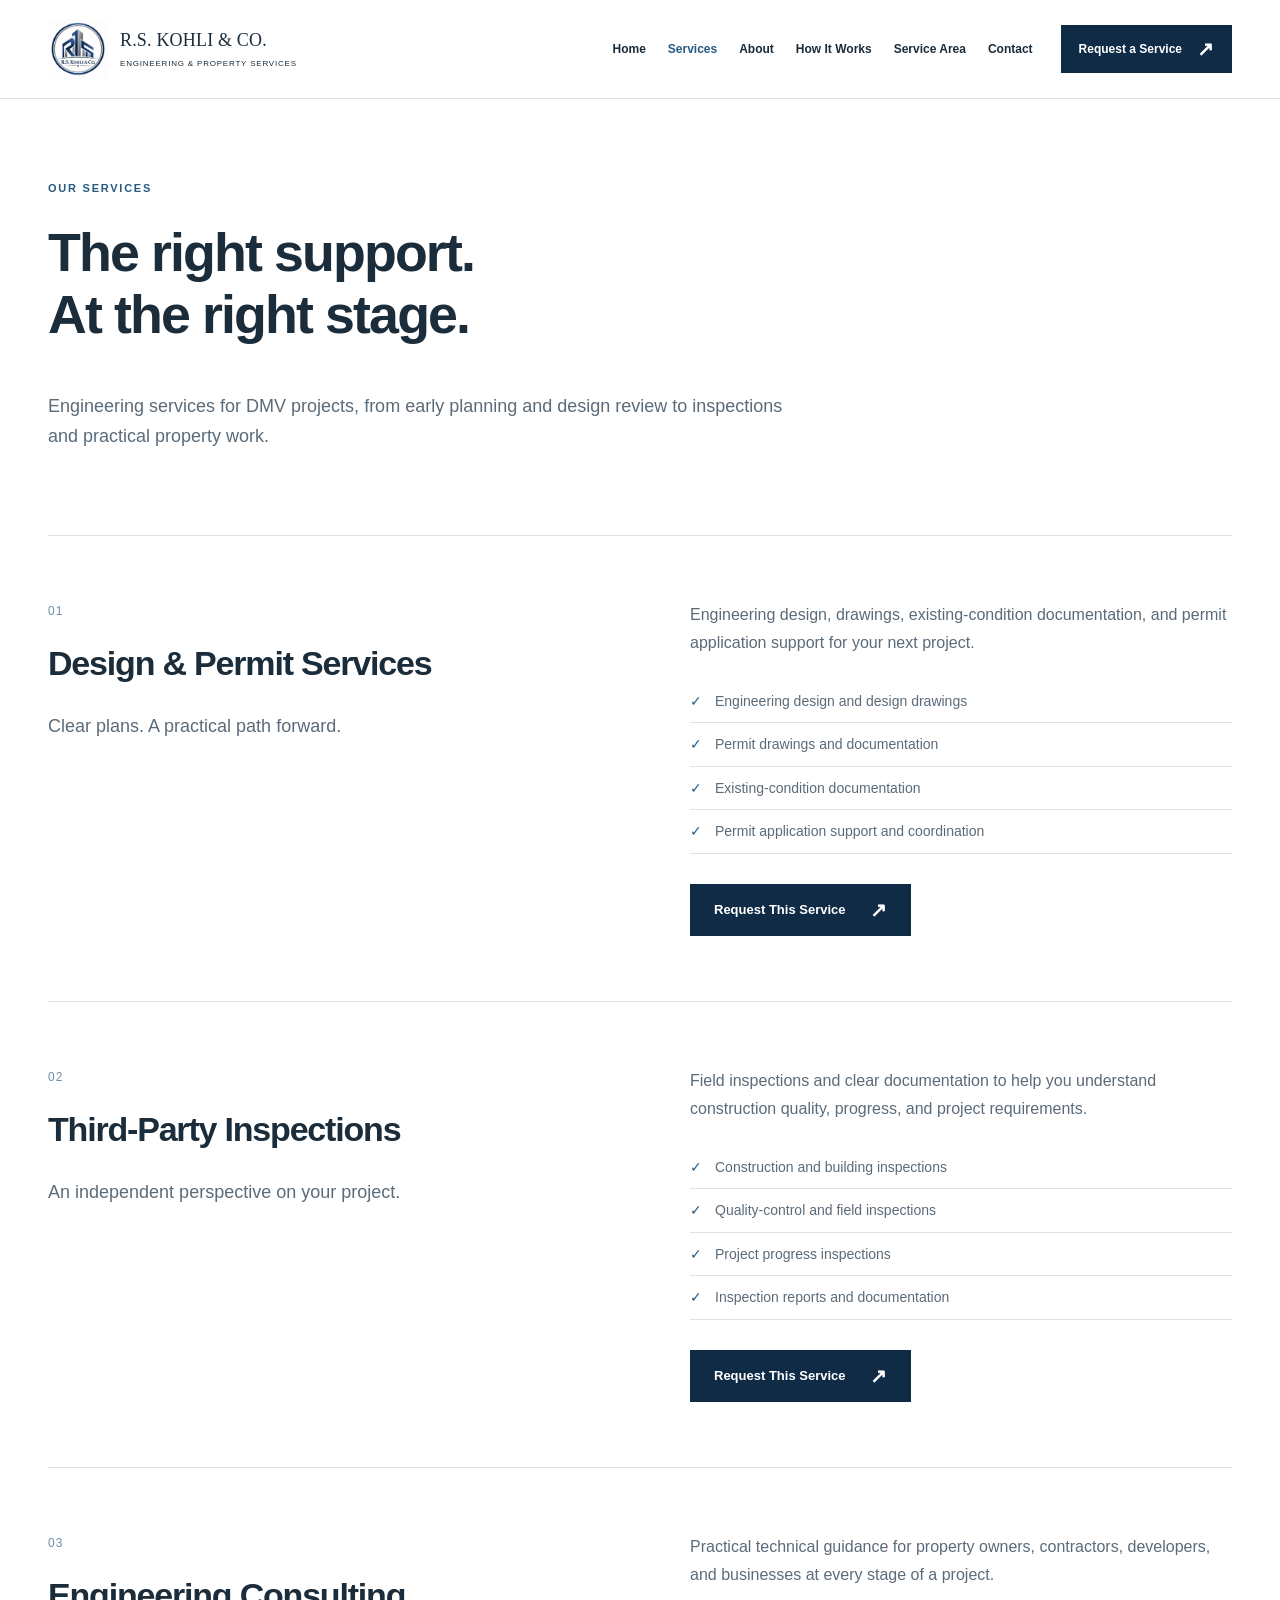
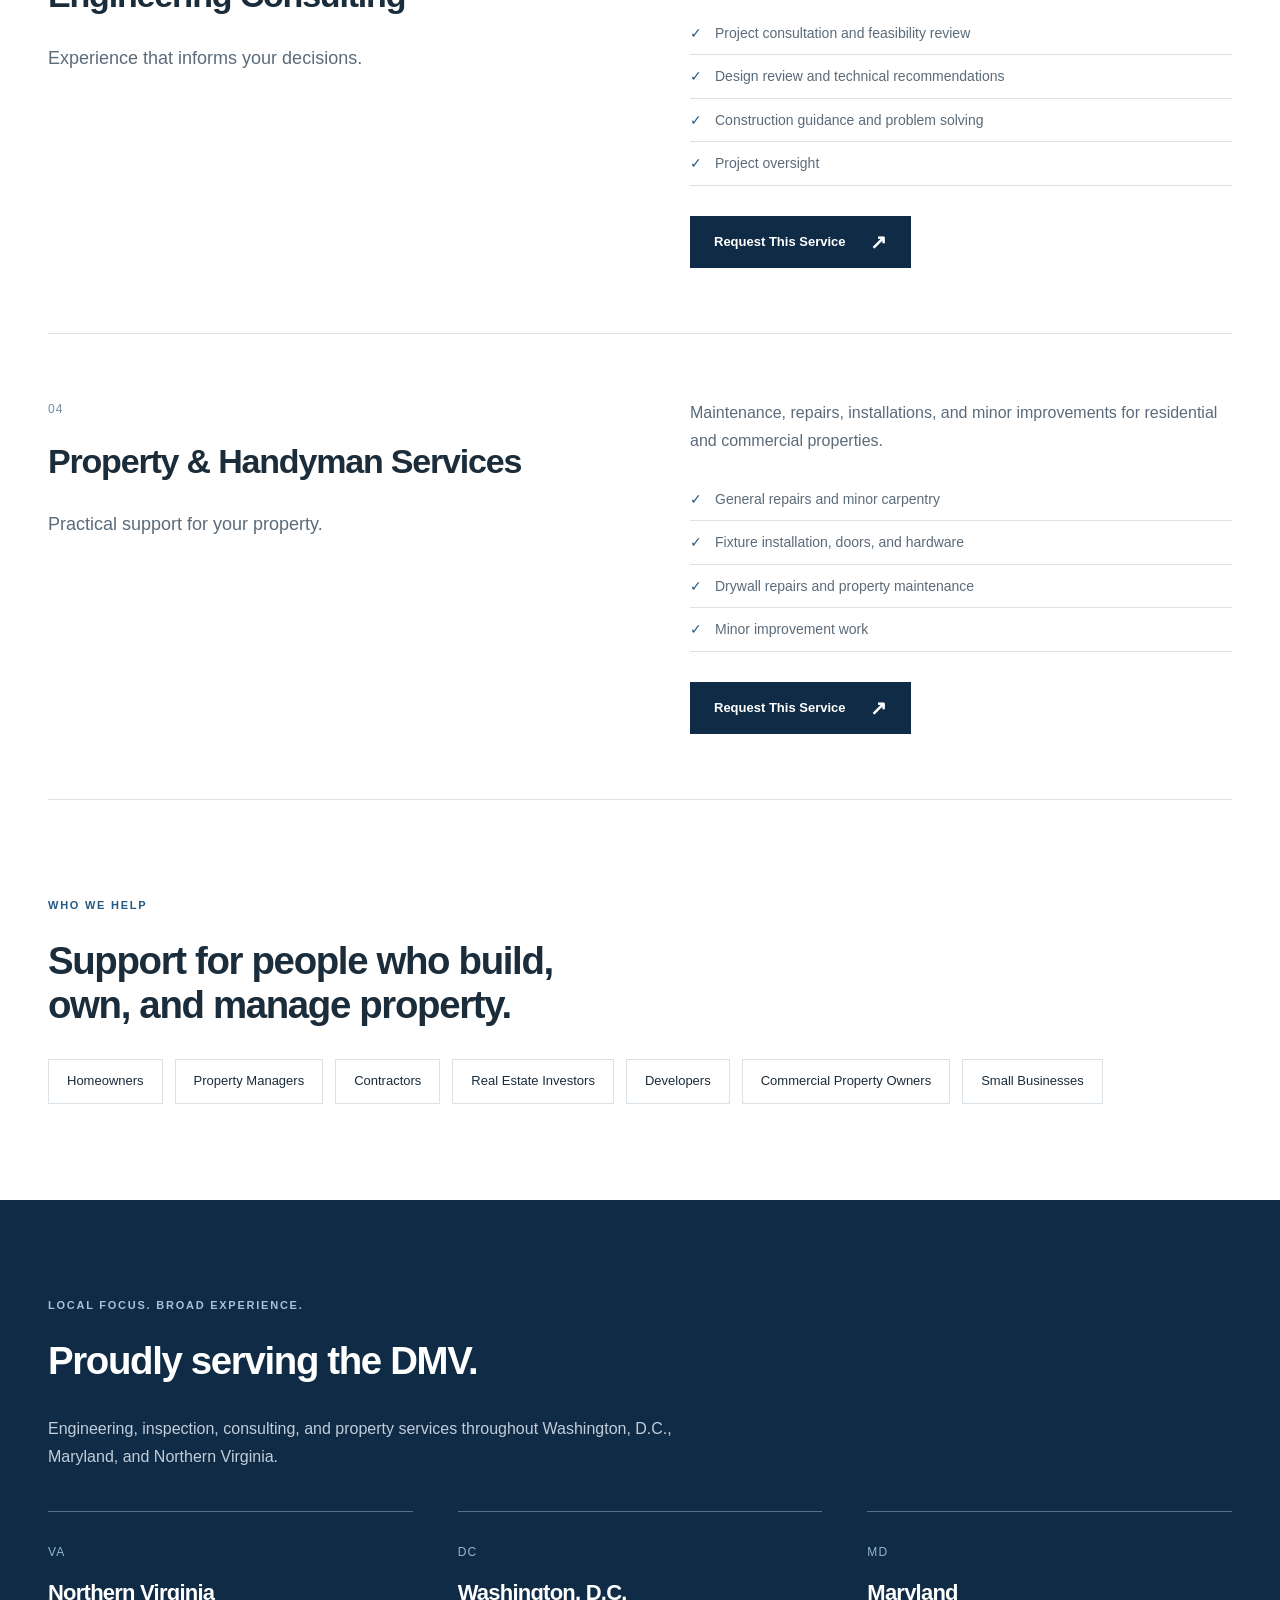
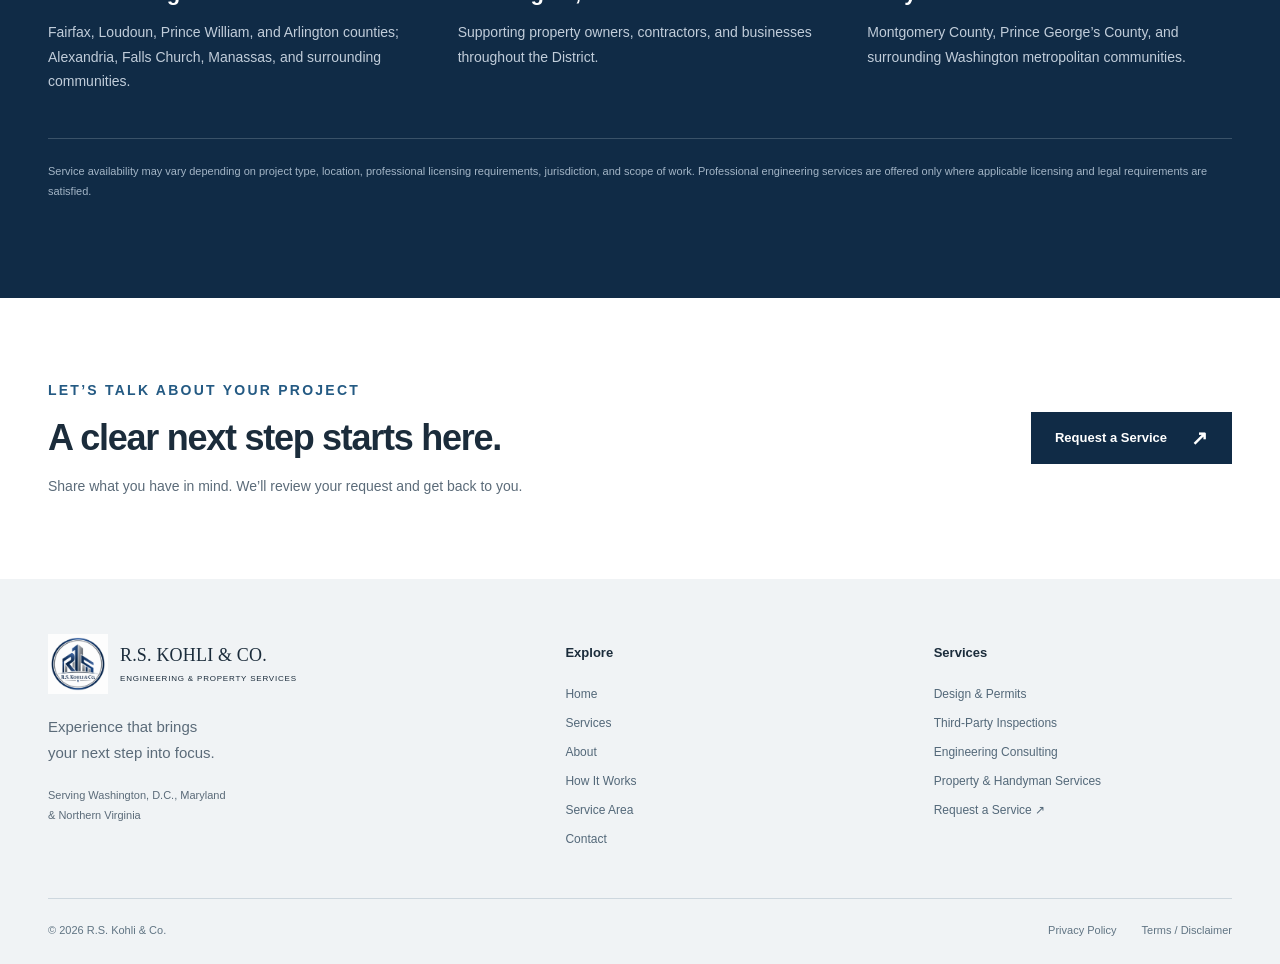
<file: rs-kohli-cloudflare/services.html>
<!doctype html><html lang="en"><head><meta charset="utf-8"><meta name="viewport" content="width=device-width,initial-scale=1"><title>Engineering, Inspection & Property Services | R.S. Kohli & Co.</title><meta name="description" content="Explore design and permit services, third-party inspections, engineering consulting, and property services in Northern Virginia, Washington, D.C., and Maryland."><meta name="theme-color" content="#102b46"><meta property="og:title" content="Engineering, Inspection & Property Services | R.S. Kohli & Co."><meta property="og:description" content="Explore design and permit services, third-party inspections, engineering consulting, and property services in Northern Virginia, Washington, D.C., and Maryland."><meta property="og:type" content="website"><link rel="icon" href="assets/logo.png"><link rel="stylesheet" href="styles.css"><script src="config.js" defer></script><script src="script.js" defer></script></head><body><a class="skip" href="#main">Skip to content</a><header><div class="nav-wrap wrap"><a class="brand" href="index.html" aria-label="R.S. Kohli & Co. home"><img src="assets/logo.png" alt="" width="64" height="64"><span>R.S. KOHLI & CO.<small>ENGINEERING & PROPERTY SERVICES</small></span></a><button class="menu-toggle" aria-controls="navigation" aria-expanded="false" aria-label="Open navigation">☰</button><nav id="navigation" aria-label="Main navigation"><a  href="index.html">Home</a><a aria-current="page" href="services.html">Services</a><a  href="about.html">About</a><a  href="index.html#how-it-works">How It Works</a><a  href="index.html#service-area">Service Area</a><a  href="contact.html">Contact</a></nav><a class="button nav-cta" href="contact.html">Request a Service <span aria-hidden="true">↗</span></a></div></header><main id="main"><section class="page-intro wrap"><p class="eyebrow">Our services</p><h1>The right support.<br>At the right stage.</h1><p class="lead">Engineering services for DMV projects, from early planning and design review to inspections and practical property work.</p></section><div class="wrap service-details"><section class="service-detail" id="service-01"><div><span class="number">01</span><h2>Design & Permit Services</h2><p class="lead">Clear plans. A practical path forward.</p></div><div><p>Engineering design, drawings, existing-condition documentation, and permit application support for your next project.</p><ul class="checks"><li>Engineering design and design drawings</li><li>Permit drawings and documentation</li><li>Existing-condition documentation</li><li>Permit application support and coordination</li></ul><a class="button" href="contact.html">Request This Service <span aria-hidden="true">↗</span></a></div></section><section class="service-detail" id="service-02"><div><span class="number">02</span><h2>Third-Party Inspections</h2><p class="lead">An independent perspective on your project.</p></div><div><p>Field inspections and clear documentation to help you understand construction quality, progress, and project requirements.</p><ul class="checks"><li>Construction and building inspections</li><li>Quality-control and field inspections</li><li>Project progress inspections</li><li>Inspection reports and documentation</li></ul><a class="button" href="contact.html">Request This Service <span aria-hidden="true">↗</span></a></div></section><section class="service-detail" id="service-03"><div><span class="number">03</span><h2>Engineering Consulting</h2><p class="lead">Experience that informs your decisions.</p></div><div><p>Practical technical guidance for property owners, contractors, developers, and businesses at every stage of a project.</p><ul class="checks"><li>Project consultation and feasibility review</li><li>Design review and technical recommendations</li><li>Construction guidance and problem solving</li><li>Project oversight</li></ul><a class="button" href="contact.html">Request This Service <span aria-hidden="true">↗</span></a></div></section><section class="service-detail" id="service-04"><div><span class="number">04</span><h2>Property & Handyman Services</h2><p class="lead">Practical support for your property.</p></div><div><p>Maintenance, repairs, installations, and minor improvements for residential and commercial properties.</p><ul class="checks"><li>General repairs and minor carpentry</li><li>Fixture installation, doors, and hardware</li><li>Drywall repairs and property maintenance</li><li>Minor improvement work</li></ul><a class="button" href="contact.html">Request This Service <span aria-hidden="true">↗</span></a></div></section></div><section class="wrap clients section"><p class="eyebrow">Who we help</p><h2>Support for people who build,<br>own, and manage property.</h2><div class="client-tags"><span>Homeowners</span><span>Property Managers</span><span>Contractors</span><span>Real Estate Investors</span><span>Developers</span><span>Commercial Property Owners</span><span>Small Businesses</span></div></section><section class="area" id="service-area"><div class="wrap section"><p class="eyebrow">Local focus. Broad experience.</p><h2>Proudly serving the DMV.</h2><p class="area-description">Engineering, inspection, consulting, and property services throughout Washington, D.C., Maryland, and Northern Virginia.</p><div class="area-grid"><article><span>VA</span><h3>Northern Virginia</h3><p>Fairfax, Loudoun, Prince William, and Arlington counties; Alexandria, Falls Church, Manassas, and surrounding communities.</p></article><article><span>DC</span><h3>Washington, D.C.</h3><p>Supporting property owners, contractors, and businesses throughout the District.</p></article><article><span>MD</span><h3>Maryland</h3><p>Montgomery County, Prince George’s County, and surrounding Washington metropolitan communities.</p></article></div><p class="disclaimer">Service availability may vary depending on project type, location, professional licensing requirements, jurisdiction, and scope of work. Professional engineering services are offered only where applicable licensing and legal requirements are satisfied.</p></div></section><section class="request-banner wrap"><div><p class="eyebrow">Let’s talk about your project</p><h2>A clear next step starts here.</h2><p>Share what you have in mind. We’ll review your request and get back to you.</p></div><a class="button" href="contact.html">Request a Service <span aria-hidden="true">↗</span></a></section></main><footer><div class="wrap footer-grid"><div><a class="brand" href="index.html"><img src="assets/logo.png" alt="R.S. Kohli & Co. logo" width="64" height="64"><span>R.S. KOHLI & CO.<small>ENGINEERING & PROPERTY SERVICES</small></span></a><p>Experience that brings<br>your next step into focus.</p><p class="small">Serving Washington, D.C., Maryland<br>& Northern Virginia</p></div><div><h2>Explore</h2><a  href="index.html">Home</a><a aria-current="page" href="services.html">Services</a><a  href="about.html">About</a><a  href="index.html#how-it-works">How It Works</a><a  href="index.html#service-area">Service Area</a><a  href="contact.html">Contact</a></div><div><h2>Services</h2><a href="services.html#service-01">Design & Permits</a><a href="services.html#service-02">Third-Party Inspections</a><a href="services.html#service-03">Engineering Consulting</a><a href="services.html#service-04">Property & Handyman Services</a><a href="contact.html">Request a Service ↗</a></div></div><div class="wrap footer-bottom"><span>© <span id="year">2026</span> R.S. Kohli & Co.</span><div><a href="privacy.html">Privacy Policy</a><a href="terms.html">Terms / Disclaimer</a></div></div></footer></body></html>
</file>
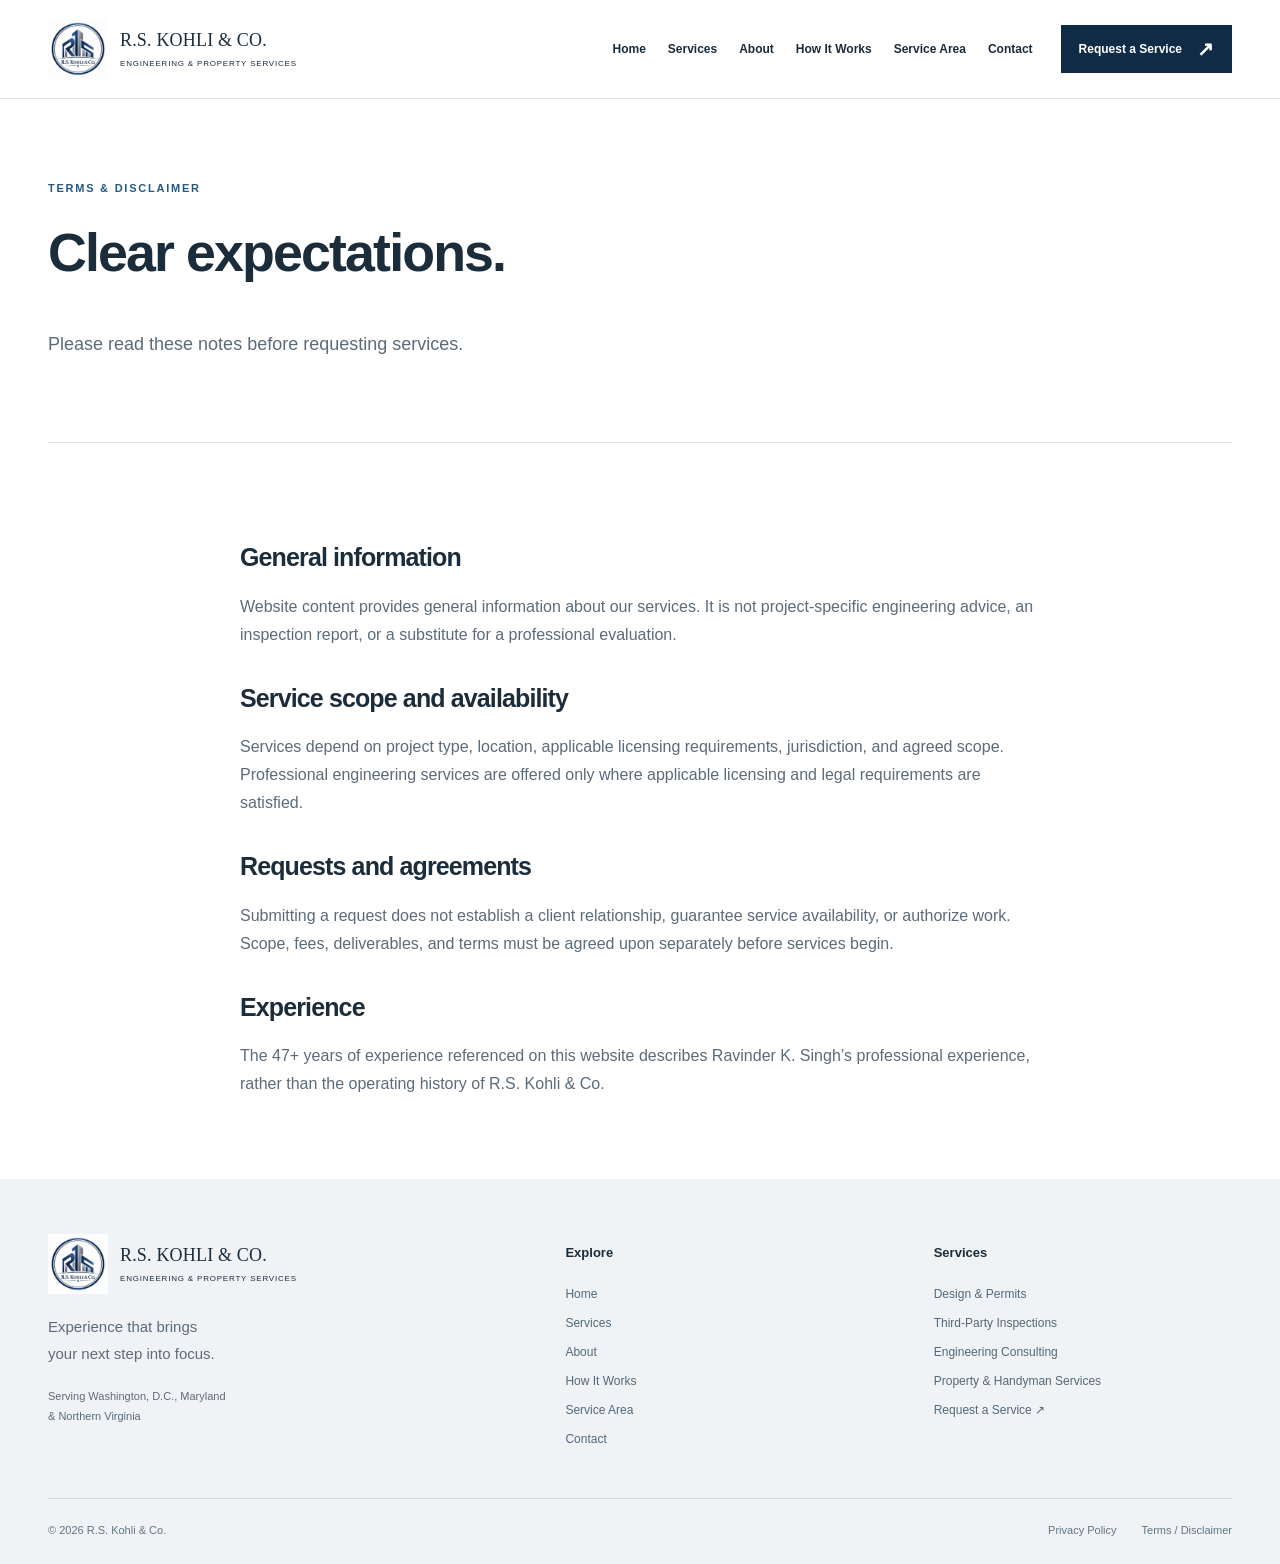
<file: rs-kohli-cloudflare/terms.html>
<!doctype html><html lang="en"><head><meta charset="utf-8"><meta name="viewport" content="width=device-width,initial-scale=1"><title>Terms & Disclaimer | R.S. Kohli & Co.</title><meta name="description" content="Service availability, professional licensing, and project agreement information for R.S. Kohli & Co."><meta name="theme-color" content="#102b46"><meta property="og:title" content="Terms & Disclaimer | R.S. Kohli & Co."><meta property="og:description" content="Service availability, professional licensing, and project agreement information for R.S. Kohli & Co."><meta property="og:type" content="website"><link rel="icon" href="assets/logo.png"><link rel="stylesheet" href="styles.css"><script src="config.js" defer></script><script src="script.js" defer></script></head><body><a class="skip" href="#main">Skip to content</a><header><div class="nav-wrap wrap"><a class="brand" href="index.html" aria-label="R.S. Kohli & Co. home"><img src="assets/logo.png" alt="" width="64" height="64"><span>R.S. KOHLI & CO.<small>ENGINEERING & PROPERTY SERVICES</small></span></a><button class="menu-toggle" aria-controls="navigation" aria-expanded="false" aria-label="Open navigation">☰</button><nav id="navigation" aria-label="Main navigation"><a  href="index.html">Home</a><a  href="services.html">Services</a><a  href="about.html">About</a><a  href="index.html#how-it-works">How It Works</a><a  href="index.html#service-area">Service Area</a><a  href="contact.html">Contact</a></nav><a class="button nav-cta" href="contact.html">Request a Service <span aria-hidden="true">↗</span></a></div></header><main id="main"><section class="page-intro wrap"><p class="eyebrow">Terms & disclaimer</p><h1>Clear expectations.</h1><p class="lead">Please read these notes before requesting services.</p></section><section class="wrap prose"><h2>General information</h2><p>Website content provides general information about our services. It is not project-specific engineering advice, an inspection report, or a substitute for a professional evaluation.</p><h2>Service scope and availability</h2><p>Services depend on project type, location, applicable licensing requirements, jurisdiction, and agreed scope. Professional engineering services are offered only where applicable licensing and legal requirements are satisfied.</p><h2>Requests and agreements</h2><p>Submitting a request does not establish a client relationship, guarantee service availability, or authorize work. Scope, fees, deliverables, and terms must be agreed upon separately before services begin.</p><h2>Experience</h2><p>The 47+ years of experience referenced on this website describes Ravinder K. Singh’s professional experience, rather than the operating history of R.S. Kohli & Co.</p></section></main><footer><div class="wrap footer-grid"><div><a class="brand" href="index.html"><img src="assets/logo.png" alt="R.S. Kohli & Co. logo" width="64" height="64"><span>R.S. KOHLI & CO.<small>ENGINEERING & PROPERTY SERVICES</small></span></a><p>Experience that brings<br>your next step into focus.</p><p class="small">Serving Washington, D.C., Maryland<br>& Northern Virginia</p></div><div><h2>Explore</h2><a  href="index.html">Home</a><a  href="services.html">Services</a><a  href="about.html">About</a><a  href="index.html#how-it-works">How It Works</a><a  href="index.html#service-area">Service Area</a><a  href="contact.html">Contact</a></div><div><h2>Services</h2><a href="services.html#service-01">Design & Permits</a><a href="services.html#service-02">Third-Party Inspections</a><a href="services.html#service-03">Engineering Consulting</a><a href="services.html#service-04">Property & Handyman Services</a><a href="contact.html">Request a Service ↗</a></div></div><div class="wrap footer-bottom"><span>© <span id="year">2026</span> R.S. Kohli & Co.</span><div><a href="privacy.html">Privacy Policy</a><a href="terms.html">Terms / Disclaimer</a></div></div></footer></body></html>
</file>
<file: rs-kohli-cloudflare/styles.css>
:root{--navy:#102b46;--ink:#1b2c3b;--muted:#5b6b79;--line:#dbe2e7;--blue:#245a83;--light:#f2f5f7}*{box-sizing:border-box}html{scroll-behavior:smooth;scroll-padding-top:110px}body{margin:0;font-family:Inter,'Segoe UI',Arial,sans-serif;color:var(--ink);font-size:16px;line-height:1.75;background:#fff}a{color:inherit;text-decoration:none}button{font:inherit}img{max-width:100%;display:block}h1,h2,h3,p{margin-top:0}h1,h2,h3{line-height:1.15;letter-spacing:-.035em}h1{font-size:clamp(38px,4.2vw,63px);font-weight:650}h2{font-size:clamp(30px,3vw,43px);font-weight:600}h3{font-size:22px;font-weight:600}p{color:var(--muted)}.wrap{width:min(1240px,calc(100% - 96px));margin-inline:auto}.section{padding-block:96px}.eyebrow{text-transform:uppercase;letter-spacing:.16em;font-size:11px;font-weight:700;color:var(--blue);margin-bottom:24px}.button{display:inline-flex;align-items:center;justify-content:center;gap:24px;background:var(--navy);color:white;padding:15px 23px;border:1px solid var(--navy);font-size:13px;font-weight:650;line-height:1.5;transition:background .2s,transform .2s}.button:hover{background:#275879;transform:translateY(-2px)}.button span{font-size:20px;line-height:1}.button.secondary{background:transparent;color:var(--navy);border-color:#becbd5}.button.secondary:hover{background:white}.text-link{font-size:13px;font-weight:650;color:var(--navy);border-bottom:1px solid #9bafbf;padding-bottom:7px;display:inline-block}.text-link:hover{color:var(--blue)}header{position:sticky;top:0;z-index:10;background:#fffffffa;border-bottom:1px solid var(--line)}.nav-wrap{display:flex;align-items:center;gap:28px;min-height:98px}.brand{display:flex;align-items:center;gap:12px;flex-shrink:0}.brand img{width:60px;height:60px;object-fit:contain}.brand>span{font-family:Georgia,serif;font-size:18px;letter-spacing:.01em;line-height:1.3}.brand small{display:block;font-family:'Segoe UI',Arial,sans-serif;font-size:8px;letter-spacing:.1em;margin-top:7px}nav{display:flex;gap:22px;margin-left:auto}nav a{font-size:12px;font-weight:600;white-space:nowrap}nav a:hover,nav a[aria-current]{color:var(--blue)}.nav-cta{white-space:nowrap;padding:13px 17px;font-size:12px;gap:15px}.menu-toggle{display:none}.hero{background:#f1f4f6;overflow:hidden}.hero-grid{display:grid;grid-template-columns:1.14fr 1fr;gap:60px;align-items:stretch}.hero-copy{padding:74px 0 65px}.hero h1{margin-bottom:25px;max-width:660px}.hero h1 em{font-style:normal;color:var(--blue)}.hero-sub{font-size:16px;line-height:1.9;margin-bottom:23px}.location{font-size:12px;color:#425970;margin-bottom:30px}.location span{margin-right:8px}.actions{display:flex;gap:12px;flex-wrap:wrap}.hero-art{background:linear-gradient(135deg,#183d5b,#0e253a);position:relative;min-height:610px;color:#fff;margin-right:-48px;overflow:hidden}.hero-art svg{height:100%;width:100%;position:absolute;inset:0;object-fit:cover}.art-label{position:absolute;left:32px;top:32px;letter-spacing:.16em;font-size:9px;color:#c8d8e4}.art-caption{position:absolute;bottom:34px;left:32px;right:32px;display:grid;grid-template-columns:auto 1fr;column-gap:20px;align-items:center;border-top:1px solid #7890a55c;padding-top:22px}.art-caption>span{grid-column:1/-1;font-size:12px;color:#c4d3df}.art-caption strong{font-size:65px;line-height:1.2;letter-spacing:-.05em;font-weight:500}.art-caption strong span{color:#8fb4d0;font-size:38px}.art-caption small{font-size:9px;letter-spacing:.12em;line-height:1.8;color:#c8d8e4}.trust-strip{display:flex;justify-content:space-between;gap:20px;padding-block:24px;border-bottom:1px solid var(--line);font-size:12px;color:#4e6374}.trust-strip span:before{content:'✓';color:var(--blue);margin-right:10px}.section-head{display:flex;justify-content:space-between;gap:50px;align-items:flex-end;margin-bottom:38px}.section-head h2{margin-bottom:0}.section-head>p{max-width:350px;font-size:14px;margin:0}.service-grid{display:grid;grid-template-columns:repeat(4,1fr);border-top:1px solid var(--line);border-left:1px solid var(--line)}.service-card{border-right:1px solid var(--line);border-bottom:1px solid var(--line);padding:30px 25px;display:flex;flex-direction:column;transition:background .2s}.service-card:hover{background:var(--light)}.number{font-size:12px;letter-spacing:.1em;color:#708da3;display:block;margin-bottom:35px}.service-card h3{font-size:23px;min-height:55px}.service-card p{font-size:13px;line-height:1.8;margin-bottom:28px}.service-card .text-link{margin-top:auto;align-self:flex-start}.about-strip{background:var(--light);padding:70px 0}.about-strip .wrap{display:grid;grid-template-columns:1fr 1fr;column-gap:90px}.about-strip .eyebrow{grid-column:1/-1}.about-strip h2{grid-row:2/4}.about-strip p{font-size:15px}.about-strip .text-link{justify-self:start}.profile{padding-block:96px;display:grid;grid-template-columns:.78fr 1.22fr;gap:100px;align-items:center}.portrait{position:relative;background:#e8edf0;padding:38px;display:flex;justify-content:center;min-height:415px;align-items:center}.portrait:before{position:absolute;content:'';inset:18px;border:1px solid #c6d1d9}.portrait img{height:320px;width:auto;max-width:100%;object-fit:contain;position:relative}.portrait>span{position:absolute;bottom:9px;left:38px;font-size:8px;letter-spacing:.16em;color:#566e7e;background:#e8edf0;padding:2px 10px}.profile h3{font-size:23px;margin-bottom:8px}.profile-role{font-size:13px;color:var(--blue);font-weight:600}.profile p:not(.eyebrow){font-size:14px}.profile h2{margin-bottom:26px}.benefits{border-top:1px solid var(--line);padding-top:65px}.benefit-grid{display:grid;grid-template-columns:repeat(3,1fr);gap:25px 40px;margin-top:35px}.benefit-grid>div{display:flex;align-items:center;gap:12px}.benefit-grid span{background:var(--light);color:var(--blue);width:34px;height:34px;text-align:center;flex-shrink:0}.benefit-grid h3{font-size:15px;letter-spacing:-.015em;margin:0}.steps{display:grid;grid-template-columns:repeat(4,1fr);gap:35px;margin-top:45px}.steps article{border-top:1px solid #bccbd7;padding-top:22px}.steps span{color:var(--blue);font-size:12px}.steps h3{font-size:19px;margin:22px 0 13px}.steps p{font-size:13px}.area{background:var(--navy);color:white}.area .eyebrow{color:#a6c2d6}.area p{color:#c1cdda}.area-description{max-width:650px}.area-grid{display:grid;grid-template-columns:repeat(3,1fr);gap:45px;margin-top:40px}.area-grid article{border-top:1px solid #587087;padding-top:25px}.area-grid article>span{font-size:12px;letter-spacing:.1em;color:#92b7d0}.area-grid h3{margin:15px 0;font-size:22px}.area-grid p{font-size:14px}.area .disclaimer{font-size:11px;line-height:1.8;border-top:1px solid #3a5268;padding-top:23px;margin:30px 0 0;color:#a3b5c6}.request-banner{padding-block:80px;display:flex;align-items:center;justify-content:space-between;gap:40px}.request-banner h2{font-size:36px;margin-bottom:16px}.request-banner p{margin-bottom:0;font-size:14px}.request-banner .eyebrow{margin-bottom:15px}.request-banner .button{flex-shrink:0}footer{background:#f0f3f5;padding:55px 0 24px}.footer-grid{display:grid;grid-template-columns:1.5fr 1fr 1fr;gap:70px}.footer-grid h2{font-size:13px;letter-spacing:0;margin:12px 0 23px}.footer-grid>div>a:not(.brand){display:block;font-size:12px;color:#536879;margin-bottom:8px}.footer-grid p{font-size:15px;margin-top:20px}.small,.footer-grid .small{font-size:11px;line-height:1.8}.footer-bottom{border-top:1px solid #cdd7de;margin-top:40px;padding-top:22px;font-size:11px;color:#607483;display:flex;justify-content:space-between;gap:20px}.footer-bottom div{display:flex;gap:25px}.page-intro{padding-block:80px 65px;border-bottom:1px solid var(--line)}.page-intro h1{max-width:900px}.lead{font-size:18px;max-width:740px;line-height:1.7}.service-detail{display:grid;grid-template-columns:1fr 1fr;gap:100px;padding-block:65px;border-bottom:1px solid var(--line);scroll-margin-top:110px}.service-detail h2{font-size:34px}.service-detail .number{margin-bottom:22px}.checks{list-style:none;padding:0;margin:23px 0 30px}.checks li{padding:9px 0 9px 25px;position:relative;border-bottom:1px solid var(--line);font-size:14px;color:var(--muted)}.checks li:before{content:'✓';position:absolute;left:0;color:var(--blue)}.client-tags{display:flex;gap:12px;flex-wrap:wrap;margin-top:30px}.client-tags span{border:1px solid var(--line);padding:10px 18px;font-size:13px}.philosophy{display:grid;grid-template-columns:1fr 1fr;gap:100px;border-top:1px solid var(--line)}.contact-layout{display:grid;grid-template-columns:.8fr 1.2fr;gap:80px;padding-block:65px 40px}.contact-layout h2{font-size:29px}.contact-layout p,.contact-layout ol{font-size:14px}.contact-layout ol{padding-left:20px;color:var(--muted)}.contact-layout li{padding-bottom:12px}.contact-note{border-top:1px solid var(--line);margin-top:28px;padding-top:25px}.contact-note strong{font-size:14px}.form-panel{background:var(--light);padding:48px}.form-panel .small{font-size:11px;margin-top:25px}.setup-note{border-left:3px solid #718a9e;padding:16px 20px;background:#e6ecf0;margin-block:25px}.prose{padding-block:65px;max-width:800px}.prose h2{font-size:25px;margin-top:35px}.skip{position:fixed;top:-100px;left:20px;z-index:100;background:var(--navy);color:white;padding:12px}.skip:focus{top:10px}:focus-visible{outline:3px solid #4d94c5;outline-offset:5px}
@media(min-width:1500px){.hero-art{margin-right:0}}@media(max-width:1150px){.wrap{width:calc(100% - 56px)}.nav-wrap{gap:18px}nav{gap:13px}.brand>span{font-size:15px}.brand img{width:48px;height:48px}.brand small{font-size:7px}.hero-grid{gap:35px}.hero-art{margin-right:-28px}.hero h1{font-size:48px}.service-grid{grid-template-columns:repeat(2,1fr)}.service-card h3{min-height:0}.profile{gap:55px}.nav-cta{font-size:11px;padding:12px}.nav-cta span{display:none}}
@media(max-width:940px){.menu-toggle{display:block;order:3;margin-left:0;border:1px solid var(--line);background:white;width:44px;height:44px;cursor:pointer;font-size:22px}.nav-cta{margin-left:auto}nav{display:none;position:absolute;top:100%;left:0;right:0;background:white;border-bottom:1px solid var(--line);padding:25px 28px;flex-direction:column;gap:0}nav.open{display:flex}nav a{padding:12px;font-size:15px}.hero-grid{gap:25px}.hero h1{font-size:43px}.hero-art{min-height:610px}.hero-sub{font-size:14px}.profile{gap:40px}.steps{grid-template-columns:repeat(2,1fr)}.benefit-grid{grid-template-columns:repeat(2,1fr)}.footer-grid{gap:30px}.service-detail,.philosophy{gap:40px}.contact-layout{gap:35px}.form-panel{padding:30px}}
@media(max-width:640px){.wrap{width:calc(100% - 40px)}.nav-wrap{min-height:82px;gap:9px}.brand img{width:42px;height:42px}.brand>span{font-size:13px}.brand small{font-size:6px;letter-spacing:.07em}.nav-cta{padding:10px 12px;font-size:10px;min-height:44px}.menu-toggle{width:40px;flex-shrink:0}.hero-grid{display:block}.hero-copy{padding:48px 0 40px}.hero h1{font-size:43px}.hero .eyebrow{font-size:9px}.hero-art{margin:0 -20px;min-height:360px}.hero-art svg{width:70%;left:35%;top:-50px;height:430px}.art-caption{bottom:25px;left:25px;max-width:260px;border:0}.art-label{left:25px;top:25px}.art-caption strong{font-size:58px}.art-caption small{font-size:8px}.trust-strip{flex-direction:column;gap:9px;padding-block:20px}.section{padding-block:60px}.section-head{display:block;margin-bottom:30px}.section-head>p{margin-top:22px}.service-grid{grid-template-columns:1fr}.service-card{padding:28px}.number{margin-bottom:22px}.service-card p{font-size:14px}.about-strip{padding:50px 0}.about-strip .wrap{display:block}.about-strip h2{margin-bottom:22px}.profile{grid-template-columns:1fr;gap:35px;padding-block:60px}.portrait{min-height:350px;max-width:400px}.portrait img{height:290px}.benefit-grid{grid-template-columns:1fr;gap:20px}.steps{grid-template-columns:1fr;gap:22px}.steps h3{margin-top:12px}.steps p{font-size:14px}.area-grid{grid-template-columns:1fr;gap:20px}.request-banner{display:block;padding-block:55px}.request-banner .button{margin-top:26px}.request-banner h2{font-size:31px}.footer-grid{grid-template-columns:1fr 1fr;gap:30px 15px}.footer-grid>div:first-child{grid-column:1/-1}.footer-bottom{display:block}.footer-bottom>div{margin-top:12px}.page-intro{padding-block:50px 35px}.lead{font-size:17px}.service-detail,.philosophy,.contact-layout{grid-template-columns:1fr;gap:22px}.service-detail{padding-block:45px}.service-detail h2{font-size:30px}.contact-layout{padding-top:40px}.form-panel{padding:28px 23px}.form-panel h2{font-size:26px}.actions .button{font-size:12px;gap:14px;padding:14px 17px}.area .section{padding-block:60px}}
@media(prefers-reduced-motion:reduce){html{scroll-behavior:auto}*{transition:none!important}}
</file>
